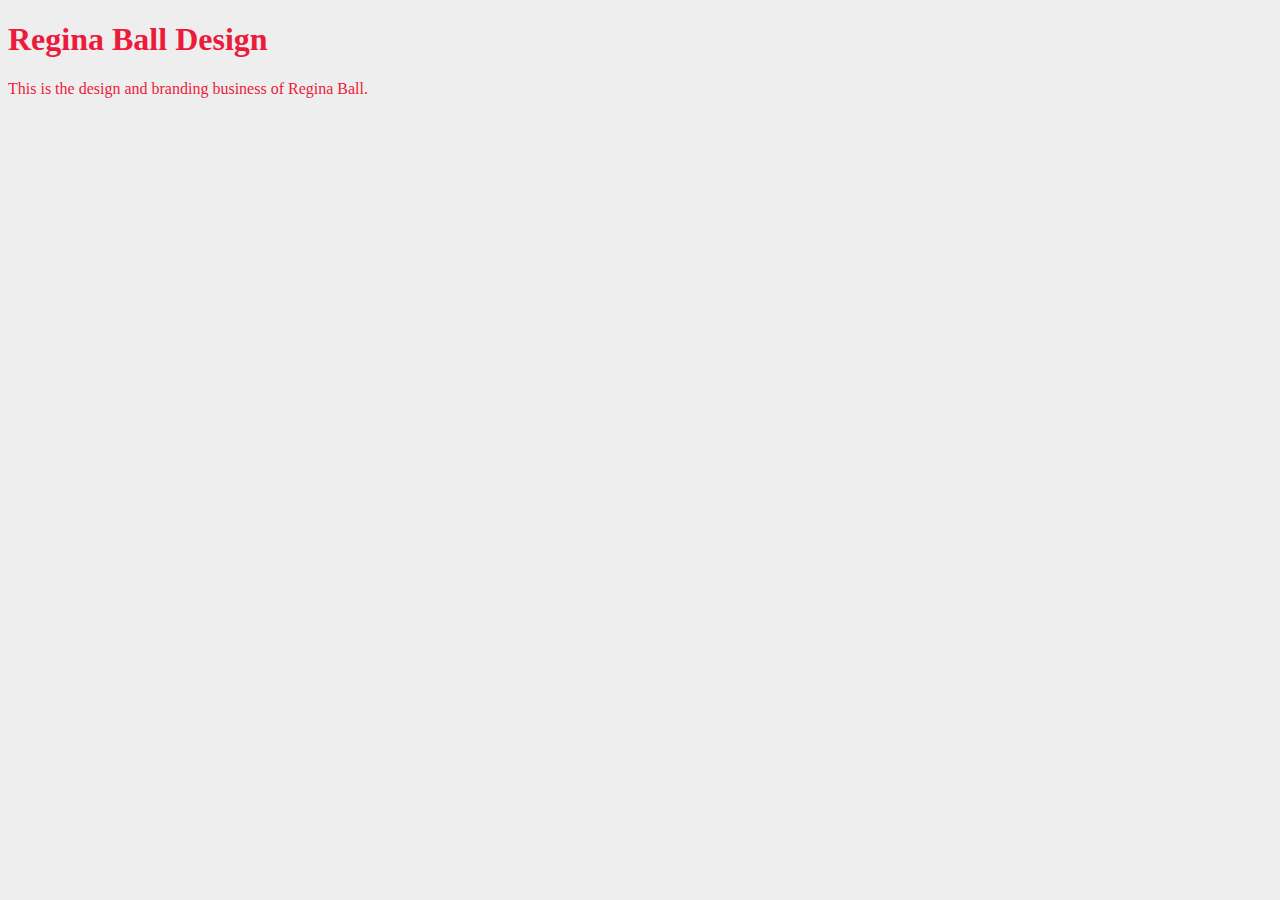
<file: unit_1/index.html>
<!DOCTYPE html>
<html>
	<head>
		<title>Regina Ball Design</title>
		<link rel="stylesheet" type="text/css" href="css/style.css">
	</head>

			<body>
				<h1>Regina Ball Design</h1>

				<p>This is the design and branding business of Regina Ball.</p>
			</body>

</html>
</file>
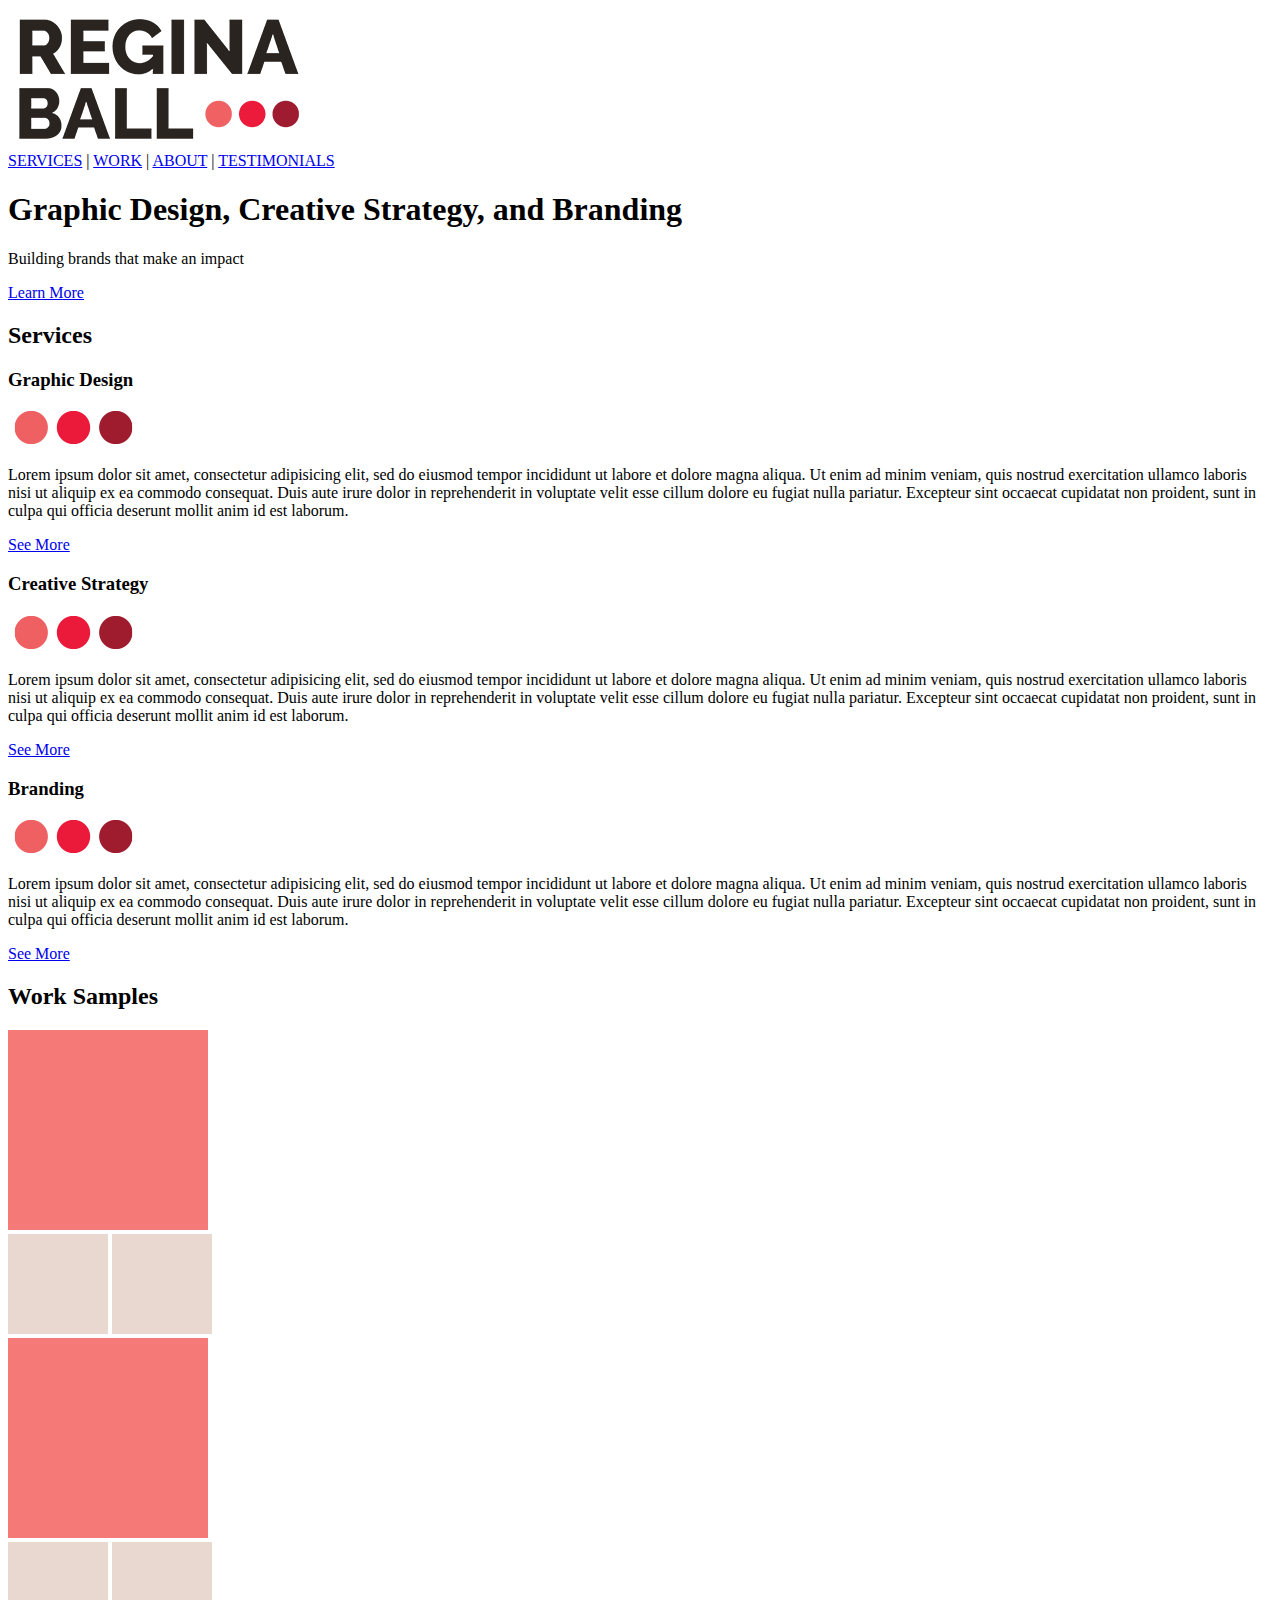
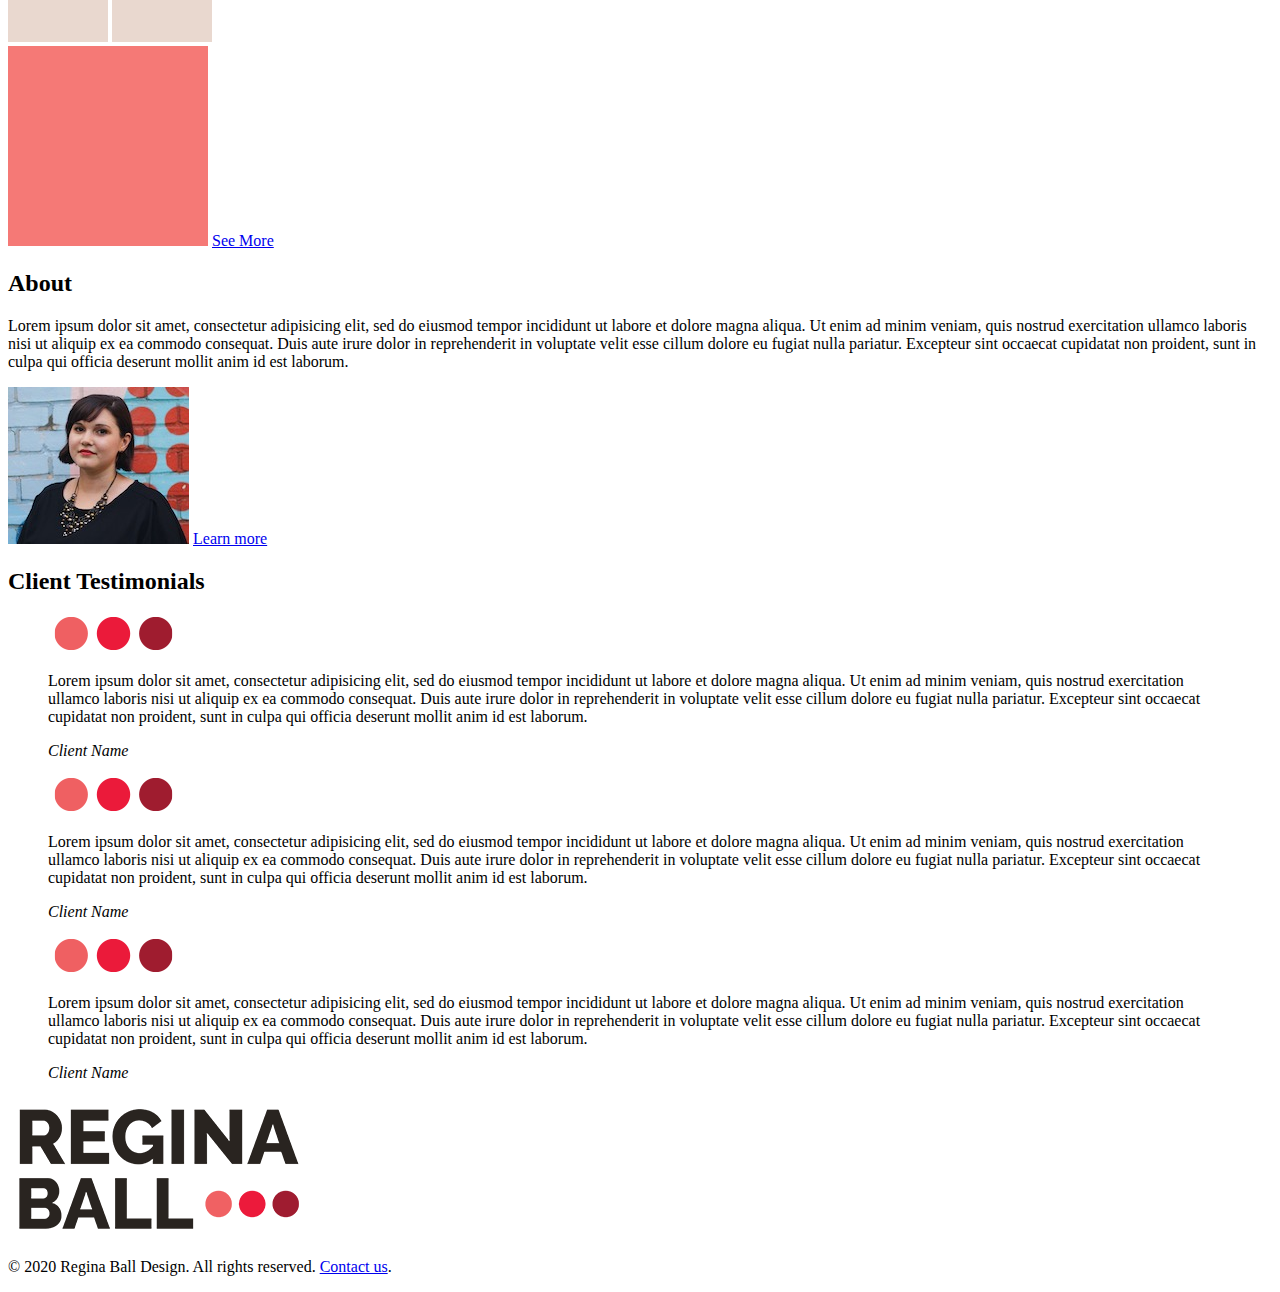
<file: unit_3/index.html>
<!DOCTYPE html>
<html>
<head>
	<title>Regina Ball Design</title>
</head>

<body>
	<header>
		<img src="images/logo-web.png" title="regina ball design" alt="logo">

		<nav> 
			<a href="index.html#services">SERVICES</a> |
			<a href="index.html#work">WORK</a> | 
			<a href="index.html#about">ABOUT</a> |
			<a href="index.html#testimonials">TESTIMONIALS</a>
		</nav>
	</header>

	<section>
		<h1>Graphic Design, Creative Strategy, and Branding</h1>
		<p id="slogan">Building brands that make an impact</p>
		<a href="#">Learn More</a>
	</section>

	<section class="three-col">
		<!-- will be formatted as a three column grid with CSS -->
		<h2>Services</h2>

		<section id="graphic-design">
			<h3>Graphic Design</h3>
			<img src="images/brand-circles.png" alt="three colored circles" title="work samples">
			<p>Lorem ipsum dolor sit amet, consectetur adipisicing elit, sed do eiusmod
			tempor incididunt ut labore et dolore magna aliqua. Ut enim ad minim veniam,
			quis nostrud exercitation ullamco laboris nisi ut aliquip ex ea commodo
			consequat. Duis aute irure dolor in reprehenderit in voluptate velit esse
			cillum dolore eu fugiat nulla pariatur. Excepteur sint occaecat cupidatat non
			proident, sunt in culpa qui officia deserunt mollit anim id est laborum.</p>
			<a href="#">See More</a>
		</section>

		<section id="creative-strategy">
			<h3>Creative Strategy</h3>
			<img src="images/brand-circles.png" alt="three colored circles" title="about">
			<p>Lorem ipsum dolor sit amet, consectetur adipisicing elit, sed do eiusmod
			tempor incididunt ut labore et dolore magna aliqua. Ut enim ad minim veniam,
			quis nostrud exercitation ullamco laboris nisi ut aliquip ex ea commodo
			consequat. Duis aute irure dolor in reprehenderit in voluptate velit esse
			cillum dolore eu fugiat nulla pariatur. Excepteur sint occaecat cupidatat non
			proident, sunt in culpa qui officia deserunt mollit anim id est laborum.</p>
			<a href="#">See More</a>
		</section>

		<section id="branding">
			<h3>Branding</h3>
			<img src="images/brand-circles.png" alt="three colored circles" title="testimonials">
			<p>Lorem ipsum dolor sit amet, consectetur adipisicing elit, sed do eiusmod
			tempor incididunt ut labore et dolore magna aliqua. Ut enim ad minim veniam,
			quis nostrud exercitation ullamco laboris nisi ut aliquip ex ea commodo
			consequat. Duis aute irure dolor in reprehenderit in voluptate velit esse
			cillum dolore eu fugiat nulla pariatur. Excepteur sint occaecat cupidatat non
			proident, sunt in culpa qui officia deserunt mollit anim id est laborum.</p>
			<a href="#">See More</a>
		</section>
	</section>
	
	<section id="work-samples">
		<!-- image layout will be formatted with CSS per wireframe -->
		<h2>Work Samples</h2>
			<img src="images/placeholder-coral.jpg" alt="work sample" title="work sample" class="image-large">
		<div class="image-small">
			<img src="images/placeholder-greige.jpg" alt="work sample" title="work sample">
			<img src="images/placeholder-greige.jpg" alt="work sample" title="work sample">
		</div>
			<img src="images/placeholder-coral.jpg" alt="work sample" title="work sample" class="image-large">
		<div class="image-small">
			<img src="images/placeholder-greige.jpg" alt="work sample" title="work sample">
			<img src="images/placeholder-greige.jpg" alt="work sample" title="work sample">
		</div>
			<img src="images/placeholder-coral.jpg" alt="work sample" title="work sample" class="image-large">
		<a href="/portfolio">See More</a>

	</section>
	
	<section id="about">
		<!-- text and image will be formatted with CSS per wireframe -->
		<h2>About</h2>

		<p>Lorem ipsum dolor sit amet, consectetur adipisicing elit, sed do eiusmod
		tempor incididunt ut labore et dolore magna aliqua. Ut enim ad minim veniam,
		quis nostrud exercitation ullamco laboris nisi ut aliquip ex ea commodo
		consequat. Duis aute irure dolor in reprehenderit in voluptate velit esse
		cillum dolore eu fugiat nulla pariatur. Excepteur sint occaecat cupidatat non
		proident, sunt in culpa qui officia deserunt mollit anim id est laborum.</p>

		<img src="images/headshot.jpg" alt="headshot" title="headshot" class="image-large">

		<a href="/about">Learn more</a>
	</section>

	<section id="client-testimonials">
		<!-- will be formatted as a three column grid with CSS per wireframe -->
		<h2>Client Testimonials</h2>

		<blockquote class="testimonial-quote">
			<img src="images/brand-circles.png" alt="client logo" title="client name">
			<p>Lorem ipsum dolor sit amet, consectetur adipisicing elit, sed do eiusmod
			tempor incididunt ut labore et dolore magna aliqua. Ut enim ad minim veniam,
			quis nostrud exercitation ullamco laboris nisi ut aliquip ex ea commodo
			consequat. Duis aute irure dolor in reprehenderit in voluptate velit esse
			cillum dolore eu fugiat nulla pariatur. Excepteur sint occaecat cupidatat non
			proident, sunt in culpa qui officia deserunt mollit anim id est laborum.</p>
			<cite>Client Name</cite>
		</blockquote>

		<blockquote class="testimonial-quote">
			<img src="images/brand-circles.png" alt="client logo" title="client name">
			<p>Lorem ipsum dolor sit amet, consectetur adipisicing elit, sed do eiusmod
			tempor incididunt ut labore et dolore magna aliqua. Ut enim ad minim veniam,
			quis nostrud exercitation ullamco laboris nisi ut aliquip ex ea commodo
			consequat. Duis aute irure dolor in reprehenderit in voluptate velit esse
			cillum dolore eu fugiat nulla pariatur. Excepteur sint occaecat cupidatat non
			proident, sunt in culpa qui officia deserunt mollit anim id est laborum.</p>
			<cite>Client Name</cite>
		</blockquote>

		<blockquote class="testimonial-quote">
			<img src="images/brand-circles.png" alt="client logo" title="client name">
			<p>Lorem ipsum dolor sit amet, consectetur adipisicing elit, sed do eiusmod
			tempor incididunt ut labore et dolore magna aliqua. Ut enim ad minim veniam,
			quis nostrud exercitation ullamco laboris nisi ut aliquip ex ea commodo
			consequat. Duis aute irure dolor in reprehenderit in voluptate velit esse
			cillum dolore eu fugiat nulla pariatur. Excepteur sint occaecat cupidatat non
			proident, sunt in culpa qui officia deserunt mollit anim id est laborum.</p>
			<cite>Client Name</cite>
		</blockquote>
	
	</section>


	<footer>
		<img src="images/logo-web.png" title="logo" alt="regina ball design">
		<p>&copy; 2020 Regina Ball Design. All rights reserved. <a href="mailto:hello@reginaballdesign.com" target="blank">Contact us</a>.</p>
	</footer>


</body>
</html>
</file>
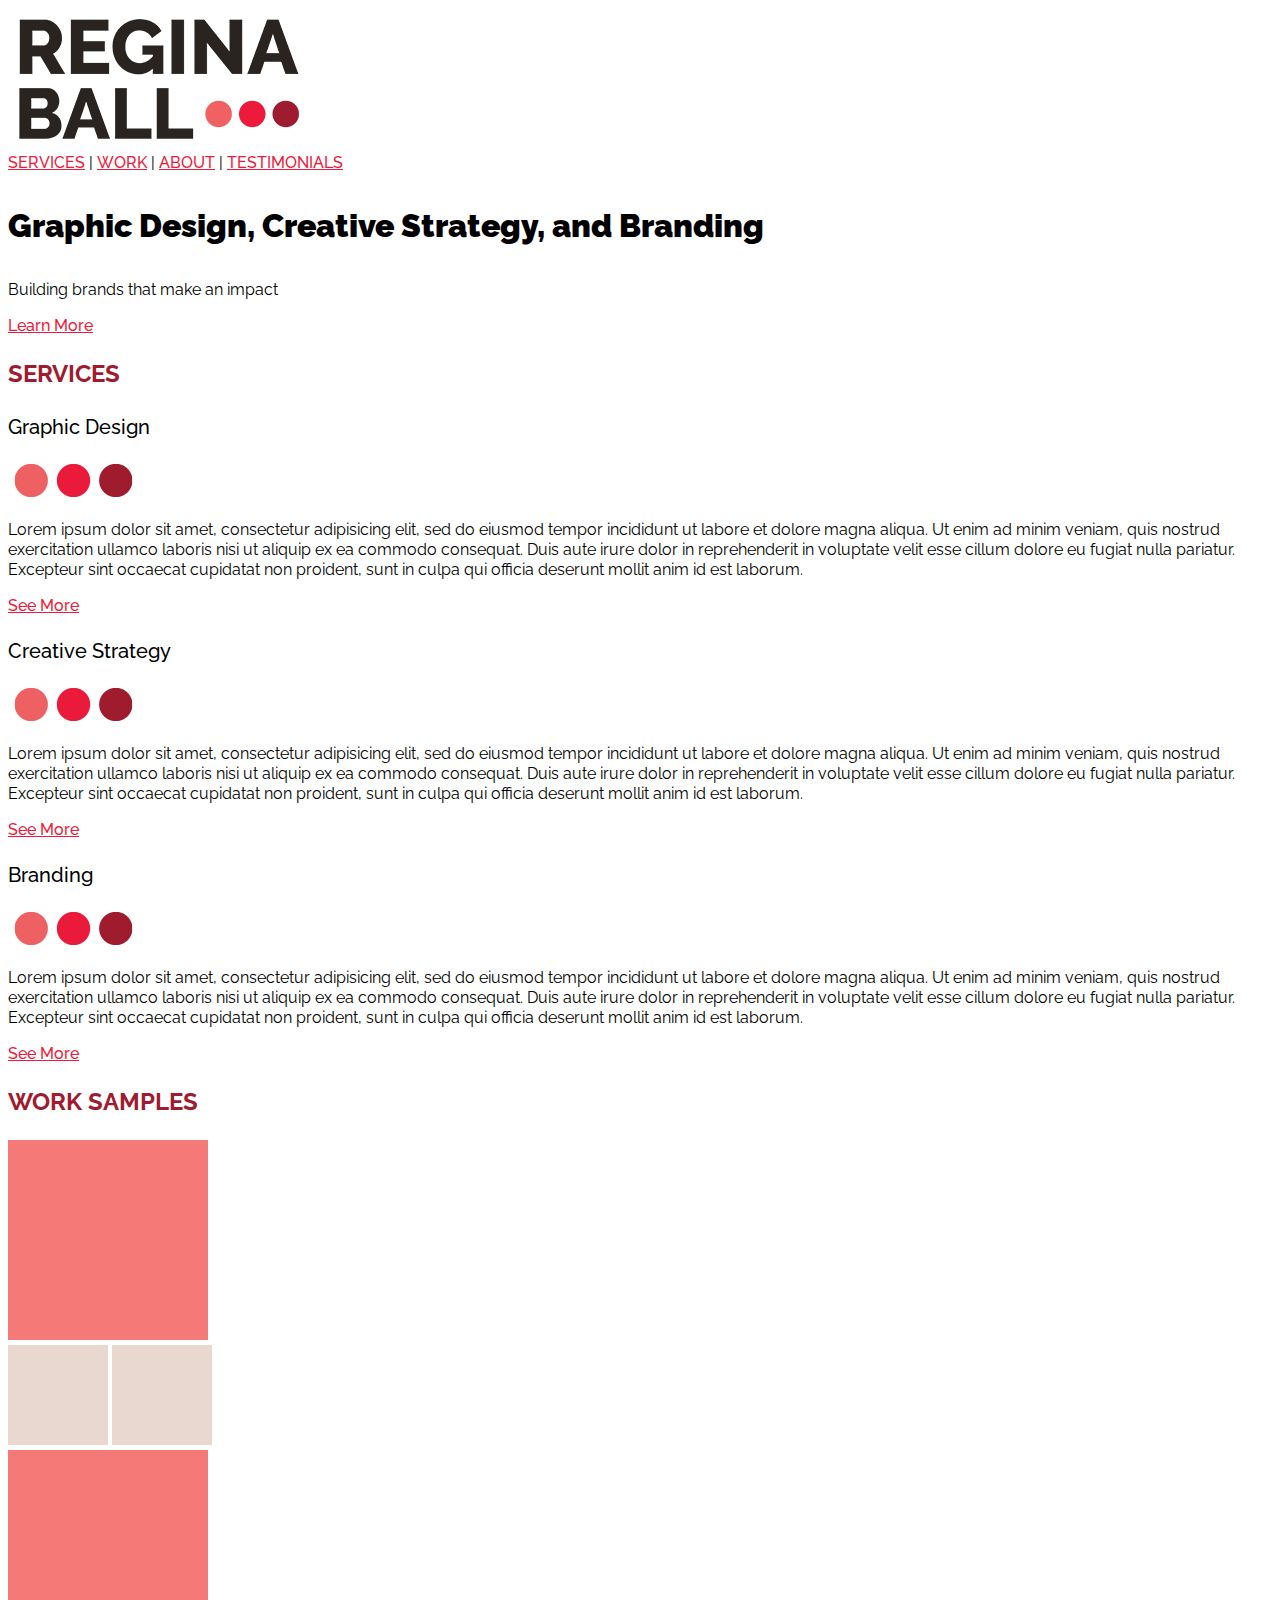
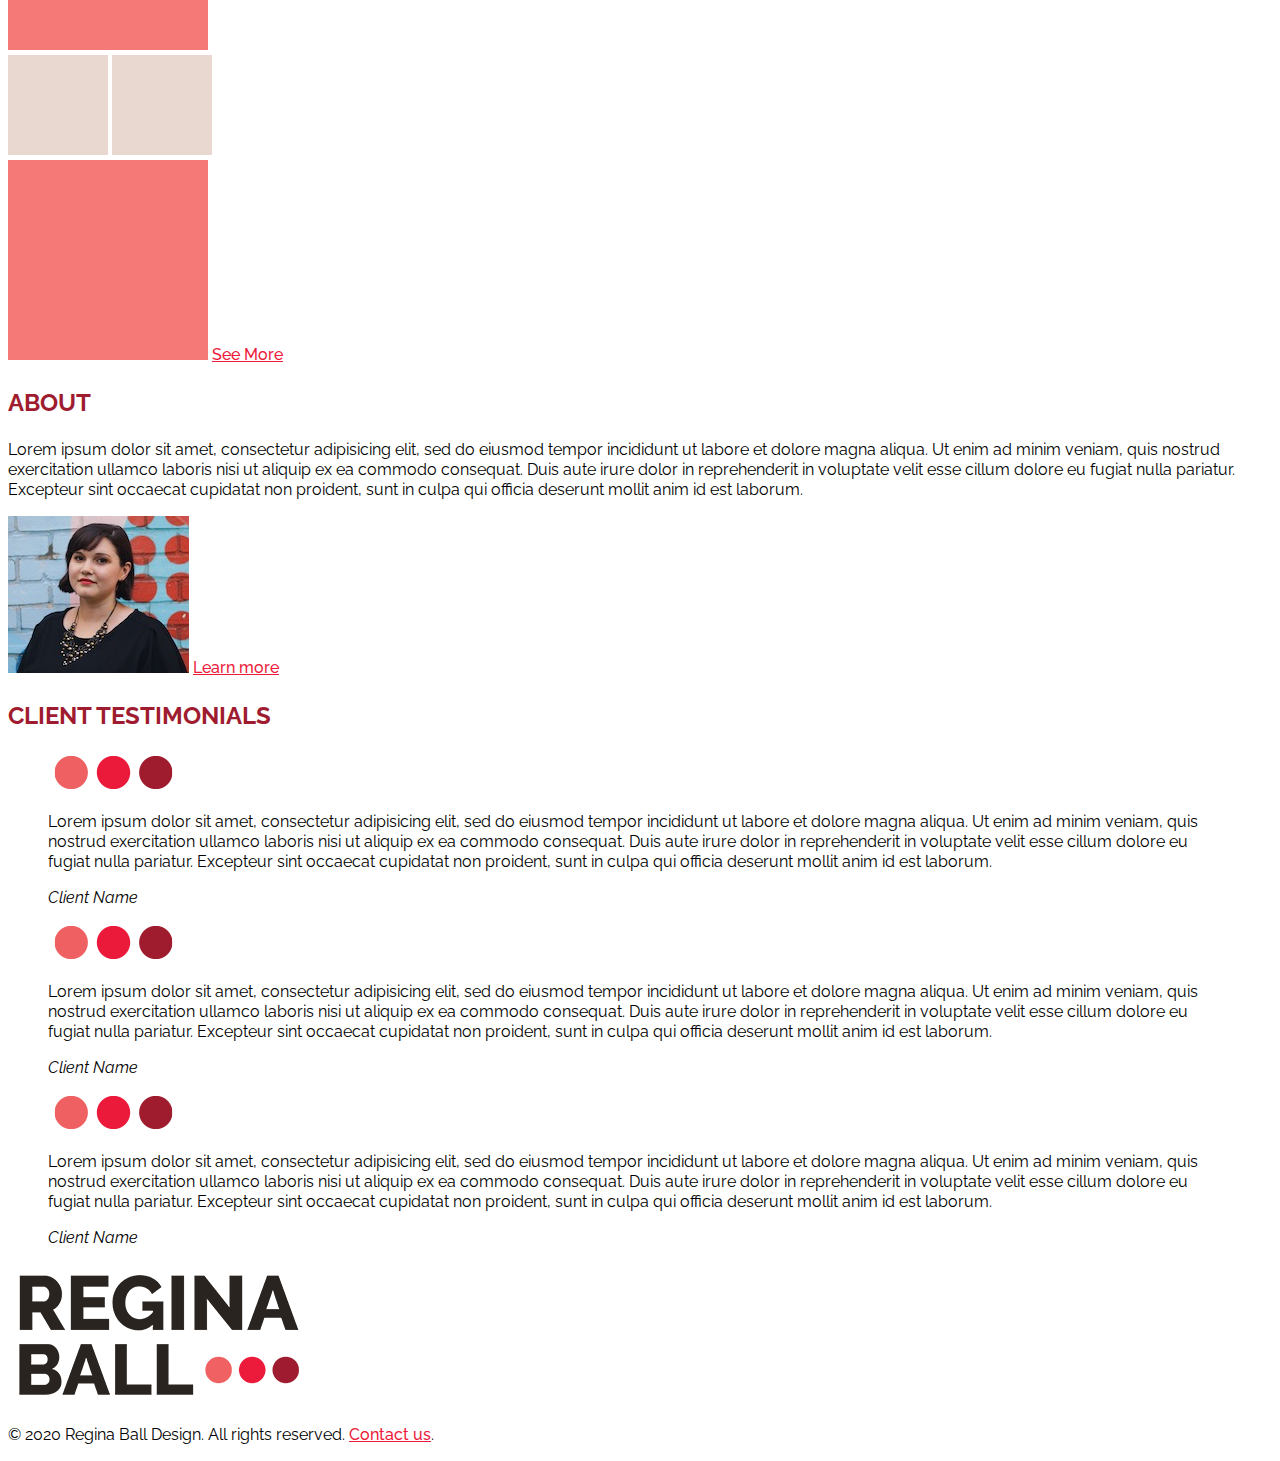
<file: unit_4/index.html>
<!DOCTYPE html>
<html>
<head>
	<title>Regina Ball Design</title>

	<link rel="stylesheet" type="text/css" href="css/style.css">

</head>

<body>
	<header>
		<img src="images/logo-web.png" title="regina ball design" alt="logo">

		<nav> 
			<a href="index.html#services">SERVICES</a> |
			<a href="index.html#work">WORK</a> | 
			<a href="index.html#about">ABOUT</a> |
			<a href="index.html#testimonials">TESTIMONIALS</a>
		</nav>
	</header>

	<section>
		<h1>Graphic Design, Creative Strategy, and Branding</h1>
		<p id="slogan">Building brands that make an impact</p>
		<a href="#">Learn More</a>
	</section>

	<section class="three-col">
		<!-- will be formatted as a three column grid with CSS -->
		<h2>Services</h2>

		<section id="graphic-design">
			<h3>Graphic Design</h3>
			<img src="images/brand-circles.png" alt="three colored circles" title="work samples">
			<p>Lorem ipsum dolor sit amet, consectetur adipisicing elit, sed do eiusmod
			tempor incididunt ut labore et dolore magna aliqua. Ut enim ad minim veniam,
			quis nostrud exercitation ullamco laboris nisi ut aliquip ex ea commodo
			consequat. Duis aute irure dolor in reprehenderit in voluptate velit esse
			cillum dolore eu fugiat nulla pariatur. Excepteur sint occaecat cupidatat non
			proident, sunt in culpa qui officia deserunt mollit anim id est laborum.</p>
			<a href="#">See More</a>
		</section>

		<section id="creative-strategy">
			<h3>Creative Strategy</h3>
			<img src="images/brand-circles.png" alt="three colored circles" title="about">
			<p>Lorem ipsum dolor sit amet, consectetur adipisicing elit, sed do eiusmod
			tempor incididunt ut labore et dolore magna aliqua. Ut enim ad minim veniam,
			quis nostrud exercitation ullamco laboris nisi ut aliquip ex ea commodo
			consequat. Duis aute irure dolor in reprehenderit in voluptate velit esse
			cillum dolore eu fugiat nulla pariatur. Excepteur sint occaecat cupidatat non
			proident, sunt in culpa qui officia deserunt mollit anim id est laborum.</p>
			<a href="#">See More</a>
		</section>

		<section id="branding">
			<h3>Branding</h3>
			<img src="images/brand-circles.png" alt="three colored circles" title="testimonials">
			<p>Lorem ipsum dolor sit amet, consectetur adipisicing elit, sed do eiusmod
			tempor incididunt ut labore et dolore magna aliqua. Ut enim ad minim veniam,
			quis nostrud exercitation ullamco laboris nisi ut aliquip ex ea commodo
			consequat. Duis aute irure dolor in reprehenderit in voluptate velit esse
			cillum dolore eu fugiat nulla pariatur. Excepteur sint occaecat cupidatat non
			proident, sunt in culpa qui officia deserunt mollit anim id est laborum.</p>
			<a href="#">See More</a>
		</section>
	</section>
	
	<section id="work-samples">
		<!-- image layout will be formatted with CSS per wireframe -->
		<h2>Work Samples</h2>
			<img src="images/placeholder-coral.jpg" alt="work sample" title="work sample" class="image-large">
		<div class="image-small">
			<img src="images/placeholder-greige.jpg" alt="work sample" title="work sample">
			<img src="images/placeholder-greige.jpg" alt="work sample" title="work sample">
		</div>
			<img src="images/placeholder-coral.jpg" alt="work sample" title="work sample" class="image-large">
		<div class="image-small">
			<img src="images/placeholder-greige.jpg" alt="work sample" title="work sample">
			<img src="images/placeholder-greige.jpg" alt="work sample" title="work sample">
		</div>
			<img src="images/placeholder-coral.jpg" alt="work sample" title="work sample" class="image-large">
		<a href="/portfolio">See More</a>

	</section>
	
	<section id="about">
		<!-- text and image will be formatted with CSS per wireframe -->
		<h2>About</h2>

		<p>Lorem ipsum dolor sit amet, consectetur adipisicing elit, sed do eiusmod
		tempor incididunt ut labore et dolore magna aliqua. Ut enim ad minim veniam,
		quis nostrud exercitation ullamco laboris nisi ut aliquip ex ea commodo
		consequat. Duis aute irure dolor in reprehenderit in voluptate velit esse
		cillum dolore eu fugiat nulla pariatur. Excepteur sint occaecat cupidatat non
		proident, sunt in culpa qui officia deserunt mollit anim id est laborum.</p>

		<img src="images/headshot.jpg" alt="headshot" title="headshot" class="image-large">

		<a href="/about">Learn more</a>
	</section>

	<section id="client-testimonials">
		<!-- will be formatted as a three column grid with CSS per wireframe -->
		<h2>Client Testimonials</h2>

		<blockquote class="testimonial-quote">
			<img src="images/brand-circles.png" alt="client logo" title="client name">
			<p>Lorem ipsum dolor sit amet, consectetur adipisicing elit, sed do eiusmod
			tempor incididunt ut labore et dolore magna aliqua. Ut enim ad minim veniam,
			quis nostrud exercitation ullamco laboris nisi ut aliquip ex ea commodo
			consequat. Duis aute irure dolor in reprehenderit in voluptate velit esse
			cillum dolore eu fugiat nulla pariatur. Excepteur sint occaecat cupidatat non
			proident, sunt in culpa qui officia deserunt mollit anim id est laborum.</p>
			<cite>Client Name</cite>
		</blockquote>

		<blockquote class="testimonial-quote">
			<img src="images/brand-circles.png" alt="client logo" title="client name">
			<p>Lorem ipsum dolor sit amet, consectetur adipisicing elit, sed do eiusmod
			tempor incididunt ut labore et dolore magna aliqua. Ut enim ad minim veniam,
			quis nostrud exercitation ullamco laboris nisi ut aliquip ex ea commodo
			consequat. Duis aute irure dolor in reprehenderit in voluptate velit esse
			cillum dolore eu fugiat nulla pariatur. Excepteur sint occaecat cupidatat non
			proident, sunt in culpa qui officia deserunt mollit anim id est laborum.</p>
			<cite>Client Name</cite>
		</blockquote>

		<blockquote class="testimonial-quote">
			<img src="images/brand-circles.png" alt="client logo" title="client name">
			<p>Lorem ipsum dolor sit amet, consectetur adipisicing elit, sed do eiusmod
			tempor incididunt ut labore et dolore magna aliqua. Ut enim ad minim veniam,
			quis nostrud exercitation ullamco laboris nisi ut aliquip ex ea commodo
			consequat. Duis aute irure dolor in reprehenderit in voluptate velit esse
			cillum dolore eu fugiat nulla pariatur. Excepteur sint occaecat cupidatat non
			proident, sunt in culpa qui officia deserunt mollit anim id est laborum.</p>
			<cite>Client Name</cite>
		</blockquote>
	
	</section>


	<footer>
		<img src="images/logo-web.png" title="logo" alt="regina ball design">
		<p>&copy; 2020 Regina Ball Design. All rights reserved. <a href="mailto:hello@reginaballdesign.com" target="blank">Contact us</a>.</p>
	</footer>


</body>
</html>
</file>
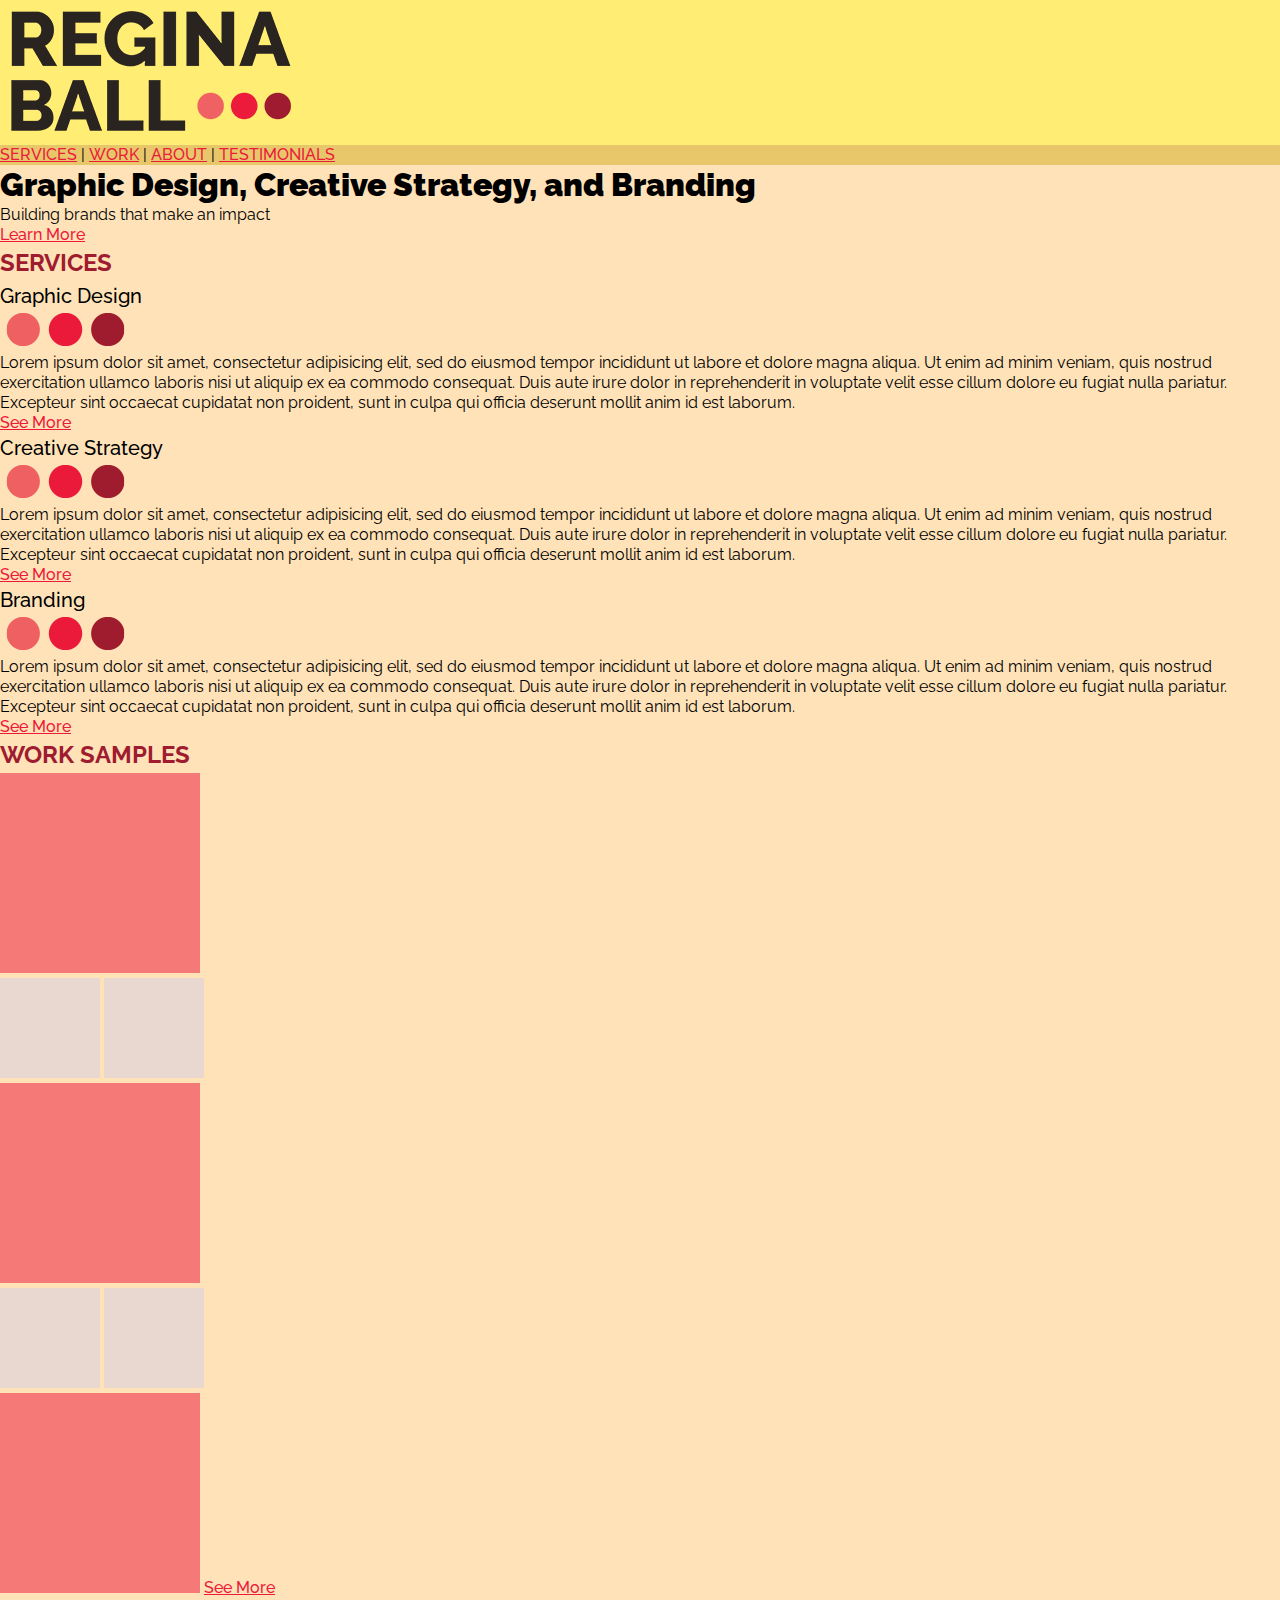
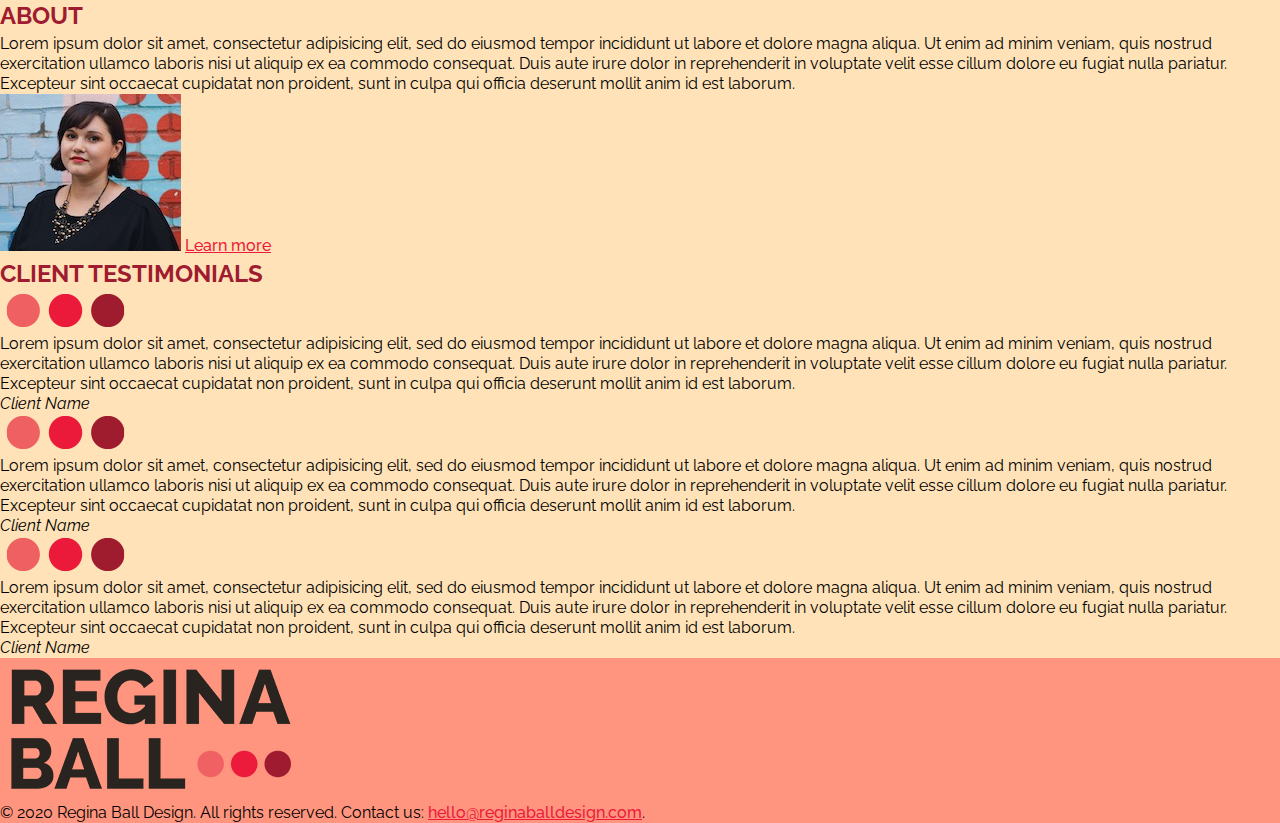
<file: unit_5/index.html>
<!DOCTYPE html>
<html>
<head>
	<title>Regina Ball Design</title>
	<link rel="stylesheet" type="text/css" href="css/style.css">
</head>
<body>
	<header>
		<img src="images/logo-web.png" alt="regina ball design" title="logo">
		<nav> 
			<a href="index.html#services">SERVICES</a> |
			<a href="index.html#work">WORK</a> | 
			<a href="index.html#about">ABOUT</a> |
			<a href="index.html#testimonials">TESTIMONIALS</a>
		</nav>
	</header>
	<section>
		<h1>Graphic Design, Creative Strategy, and Branding</h1>
		<p id="slogan">Building brands that make an impact</p>
		<a href="#">Learn More</a>
	</section>
	<section class="services">
		<!-- will be formatted as a three column grid with CSS -->
		<h2>Services</h2>
		<section class="service-column">
			<h3>Graphic Design</h3>
			<img src="images/brand-circles.png" alt="three colored circles" title="work samples">
			<p>Lorem ipsum dolor sit amet, consectetur adipisicing elit, sed do eiusmod
			tempor incididunt ut labore et dolore magna aliqua. Ut enim ad minim veniam,
			quis nostrud exercitation ullamco laboris nisi ut aliquip ex ea commodo
			consequat. Duis aute irure dolor in reprehenderit in voluptate velit esse
			cillum dolore eu fugiat nulla pariatur. Excepteur sint occaecat cupidatat non
			proident, sunt in culpa qui officia deserunt mollit anim id est laborum.</p>
			<a href="#">See More</a>
		</section>
		<section class="service-column">
			<h3>Creative Strategy</h3>
			<img src="images/brand-circles.png" alt="three colored circles" title="about">
			<p>Lorem ipsum dolor sit amet, consectetur adipisicing elit, sed do eiusmod
			tempor incididunt ut labore et dolore magna aliqua. Ut enim ad minim veniam,
			quis nostrud exercitation ullamco laboris nisi ut aliquip ex ea commodo
			consequat. Duis aute irure dolor in reprehenderit in voluptate velit esse
			cillum dolore eu fugiat nulla pariatur. Excepteur sint occaecat cupidatat non
			proident, sunt in culpa qui officia deserunt mollit anim id est laborum.</p>
			<a href="#">See More</a>
		</section>
		<section class="service-column">
			<h3>Branding</h3>
			<img src="images/brand-circles.png" alt="three colored circles" title="testimonials">
			<p>Lorem ipsum dolor sit amet, consectetur adipisicing elit, sed do eiusmod
			tempor incididunt ut labore et dolore magna aliqua. Ut enim ad minim veniam,
			quis nostrud exercitation ullamco laboris nisi ut aliquip ex ea commodo
			consequat. Duis aute irure dolor in reprehenderit in voluptate velit esse
			cillum dolore eu fugiat nulla pariatur. Excepteur sint occaecat cupidatat non
			proident, sunt in culpa qui officia deserunt mollit anim id est laborum.</p>
			<a href="#">See More</a>
		</section>
	</section>
	<section id="work-samples">
		<!-- image layout will be formatted with CSS per wireframe -->
		<h2>Work Samples</h2>
		<img src="images/placeholder-coral.jpg" alt="work sample" title="work sample" class="image-large">
		<div class="image-small">
		<img src="images/placeholder-greige.jpg" alt="work sample" title="work sample">
		<img src="images/placeholder-greige.jpg" alt="work sample" title="work sample">
		</div>
		<img src="images/placeholder-coral.jpg" alt="work sample" title="work sample" class="image-large">
		<div class="image-small">
		<img src="images/placeholder-greige.jpg" alt="work sample" title="work sample">
		<img src="images/placeholder-greige.jpg" alt="work sample" title="work sample">
		</div>
		<img src="images/placeholder-coral.jpg" alt="work sample" title="work sample" class="image-large">
		<a href="#portfolio">See More</a>
	</section>
	<section id="about">
		<!-- text and image will be formatted with CSS per wireframe -->
		<h2>About</h2>
		<p>Lorem ipsum dolor sit amet, consectetur adipisicing elit, sed do eiusmod
		tempor incididunt ut labore et dolore magna aliqua. Ut enim ad minim veniam,
		quis nostrud exercitation ullamco laboris nisi ut aliquip ex ea commodo
		consequat. Duis aute irure dolor in reprehenderit in voluptate velit esse
		cillum dolore eu fugiat nulla pariatur. Excepteur sint occaecat cupidatat non
		proident, sunt in culpa qui officia deserunt mollit anim id est laborum.</p>
		<img src="images/headshot.jpg" alt="headshot" title="headshot" class="image-large">
		<a href="#about">Learn more</a>
	</section>
	<section id="client-testimonials">
		<!-- will be formatted as a three column grid with CSS per wireframe -->
		<h2>Client Testimonials</h2>
		<blockquote class="testimonial-quote">
			<img src="images/brand-circles.png" alt="client logo" title="client name">
			<p>Lorem ipsum dolor sit amet, consectetur adipisicing elit, sed do eiusmod
			tempor incididunt ut labore et dolore magna aliqua. Ut enim ad minim veniam,
			quis nostrud exercitation ullamco laboris nisi ut aliquip ex ea commodo
			consequat. Duis aute irure dolor in reprehenderit in voluptate velit esse
			cillum dolore eu fugiat nulla pariatur. Excepteur sint occaecat cupidatat non
			proident, sunt in culpa qui officia deserunt mollit anim id est laborum.</p>
			<cite>Client Name</cite>
		</blockquote>
		<blockquote class="testimonial-quote">
			<img src="images/brand-circles.png" alt="client logo" title="client name">
			<p>Lorem ipsum dolor sit amet, consectetur adipisicing elit, sed do eiusmod
			tempor incididunt ut labore et dolore magna aliqua. Ut enim ad minim veniam,
			quis nostrud exercitation ullamco laboris nisi ut aliquip ex ea commodo
			consequat. Duis aute irure dolor in reprehenderit in voluptate velit esse
			cillum dolore eu fugiat nulla pariatur. Excepteur sint occaecat cupidatat non
			proident, sunt in culpa qui officia deserunt mollit anim id est laborum.</p>
			<cite>Client Name</cite>
		</blockquote>
		<blockquote class="testimonial-quote">
			<img src="images/brand-circles.png" alt="client logo" title="client name">
			<p>Lorem ipsum dolor sit amet, consectetur adipisicing elit, sed do eiusmod
			tempor incididunt ut labore et dolore magna aliqua. Ut enim ad minim veniam,
			quis nostrud exercitation ullamco laboris nisi ut aliquip ex ea commodo
			consequat. Duis aute irure dolor in reprehenderit in voluptate velit esse
			cillum dolore eu fugiat nulla pariatur. Excepteur sint occaecat cupidatat non
			proident, sunt in culpa qui officia deserunt mollit anim id est laborum.</p>
			<cite>Client Name</cite>
		</blockquote>
	</section>
	<footer>
		<img src="images/logo-web.png" title="logo" alt="regina ball design">
		<p>&copy; 2020 Regina Ball Design. All rights reserved. Contact us: <a href="mailto:hello@reginaballdesign.com" target="blank">hello@reginaballdesign.com</a>.</p>
	</footer>
</body>
</html>
</file>
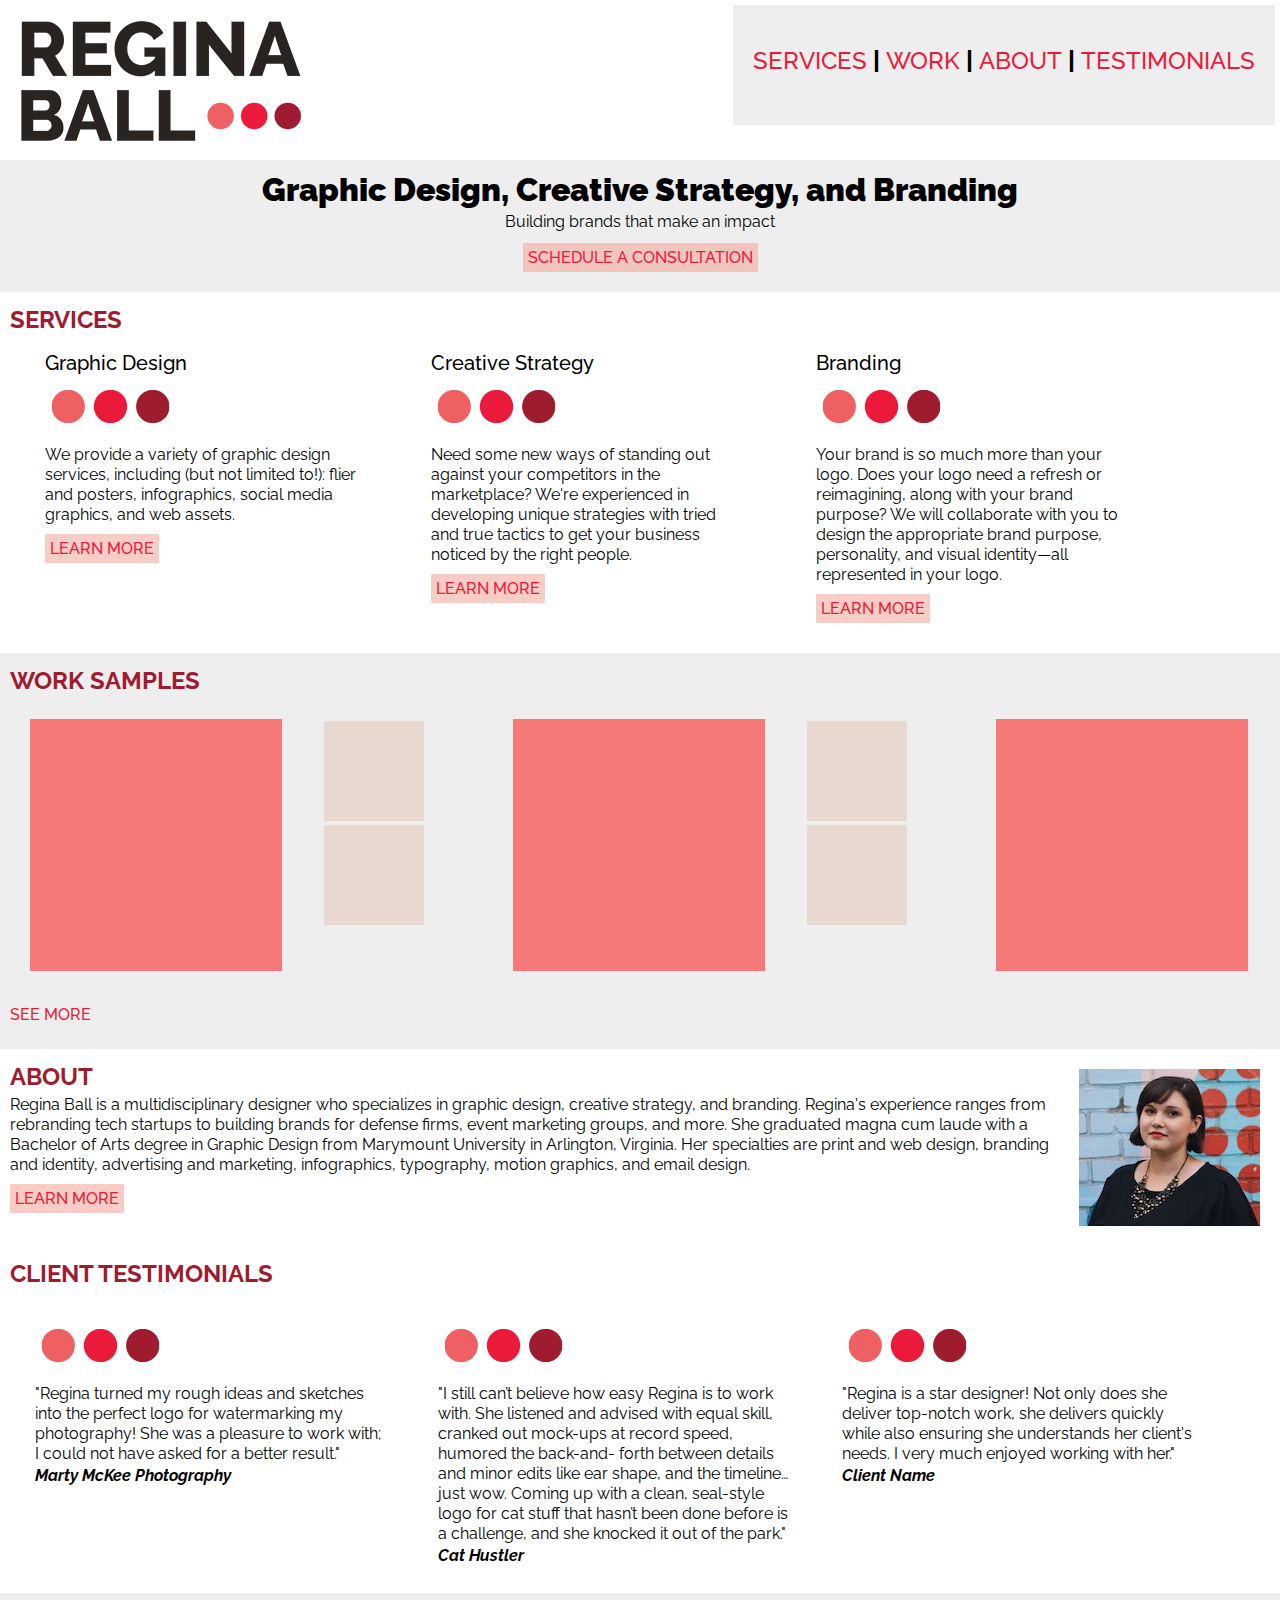
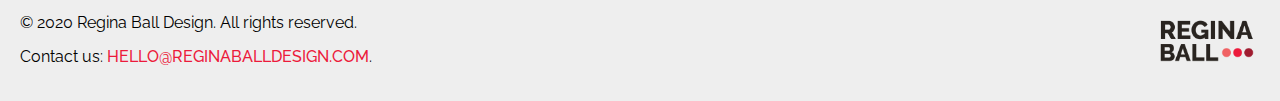
<file: unit_6/index.html>
<!DOCTYPE html>
<html>
<head>
	<title>Regina Ball Design</title>
	<link rel="stylesheet" type="text/css" href="css/style.css">
</head>
<body>
	<header>
		<img id="logo" src="images/logo-web.png" alt="regina ball design" title="logo">
		<nav> 
			<a href="index.html#services">SERVICES</a> |
			<a href="index.html#work">WORK</a> | 
			<a href="index.html#about">ABOUT</a> |
			<a href="index.html#testimonials">TESTIMONIALS</a>
		</nav>
	</header>
	<div class="clearfix" id="intro">
		<h1>Graphic Design, Creative Strategy, and Branding</h1>
		<p id="slogan">Building brands that make an impact</p>
		<a href="contact.html" class="button">Schedule a Consultation</a>
	</div>
	<section class="clearfix" id="services">
		<!-- will be formatted as a three column grid with CSS -->
		<h2>Services</h2>
		<section class="design">
			<h3>Graphic Design</h3>
			<img src="images/brand-circles.png" alt="three colored circles" title="graphic design" class="service-img">
			<p>We provide a variety of graphic design services, including (but not limited to!): flier and posters, infographics, social media graphics, and web assets.</p>
			<a href="#" class="button">Learn More</a>
		</section>
		<section class="strategy">
			<h3>Creative Strategy</h3>
			<img src="images/brand-circles.png" alt="three colored circles" title="creative strategy" class="service-img">
			<p>Need some new ways of standing out against your competitors in the marketplace? We're experienced in developing unique strategies with tried and true tactics to get your business noticed by the right people.</p>
			<a href="#" class="button">Learn More</a>
		</section>
		<section class="branding">
			<h3>Branding</h3>
			<img src="images/brand-circles.png" alt="three colored circles" title="branding" class="service-img">
			<p>Your brand is so much more than your logo. Does your logo need a refresh or reimagining, along with your brand purpose? We will collaborate with you to design the appropriate brand purpose, personality, and visual identity—all represented in your logo.</p>
			<a href="#" class="button">Learn More</a>
		</section>
	</section>
	<section class="clearfix" id="worksamples">
		<!-- image layout will be formatted with CSS per wireframe -->
		<h2>Work Samples</h2>
		<img src="images/placeholder-coral.jpg" alt="work sample" title="work sample" class="image-large">
		<div class="image-small">
		<img src="images/placeholder-greige.jpg" alt="work sample" title="work sample">
		<img src="images/placeholder-greige.jpg" alt="work sample" title="work sample">
		</div>
		<img src="images/placeholder-coral.jpg" alt="work sample" title="work sample" class="image-large">
		<div class="image-small">
		<img src="images/placeholder-greige.jpg" alt="work sample" title="work sample">
		<img src="images/placeholder-greige.jpg" alt="work sample" title="work sample">
		</div>
		<img src="images/placeholder-coral.jpg" alt="work sample" title="work sample" class="image-large">
		<a class="clearfix" href="#portfolio">See More</a>
	</section>
	<section class="clearfix" id="about">
		<!-- text and image will be formatted with CSS per wireframe -->
		<img src="images/headshot.jpg" alt="headshot" title="headshot" class="headshot">
		<h2>About</h2>
		<p>Regina Ball is a multidisciplinary designer who specializes in graphic design, creative strategy, and branding. Regina's experience ranges from rebranding tech startups to building brands for defense firms, event marketing groups, and more. She graduated magna cum laude with a Bachelor of Arts degree in Graphic Design from Marymount University in Arlington, Virginia.
Her specialties are print and web design, branding and identity, advertising and marketing, infographics, typography, motion graphics, and email design. </p>
		<a href="#about" class="button">Learn more</a>
	</section>
	<section id="clearfix">
		<!-- will be formatted as a three column grid with CSS per wireframe -->
		<h2>Client Testimonials</h2>
		<blockquote class="testimonial-quote">
			<img src="images/brand-circles.png" alt="client logo" title="client name" class="client-logo">
			<p>"Regina turned my rough ideas and sketches into the perfect logo for watermarking my photography!  She was a pleasure to work with; I could not have asked for a better result."</p>
			<cite>Marty McKee Photography</cite>
		</blockquote>
		<blockquote class="testimonial-quote">
			<img src="images/brand-circles.png" alt="client logo" title="client name" class="client-logo">
			<p>"I still can’t believe how easy Regina is to work with. She listened and advised with equal skill, cranked out mock-ups at record speed, humored the back-and- forth between details and minor edits like ear shape, and the timeline… just wow. Coming up with a clean, seal-style logo for cat stuff that hasn’t been done before is a challenge, and she knocked it out of the park."</p>
			<cite>Cat Hustler</cite>
		</blockquote>
		<blockquote class="testimonial-quote">
			<img src="images/brand-circles.png" alt="client logo" title="client name" class="client-logo">
			<p>"Regina is a star designer! Not only does she deliver top-notch work, she delivers quickly while also ensuring she understands her client's needs. I very much enjoyed working with her."</p>
			<cite>Client Name</cite>
		</blockquote>
	</section>
	<footer class="clearfix">
		<img src="images/logo-web.png" title="logo" alt="regina ball design" id="footer-logo">
		<p>&copy; 2020 Regina Ball Design. All rights reserved. <br>Contact us: <a href="mailto:hello@reginaballdesign.com" target="blank">hello@reginaballdesign.com</a>.</p>
	</footer>
</body>
</html>
</file>
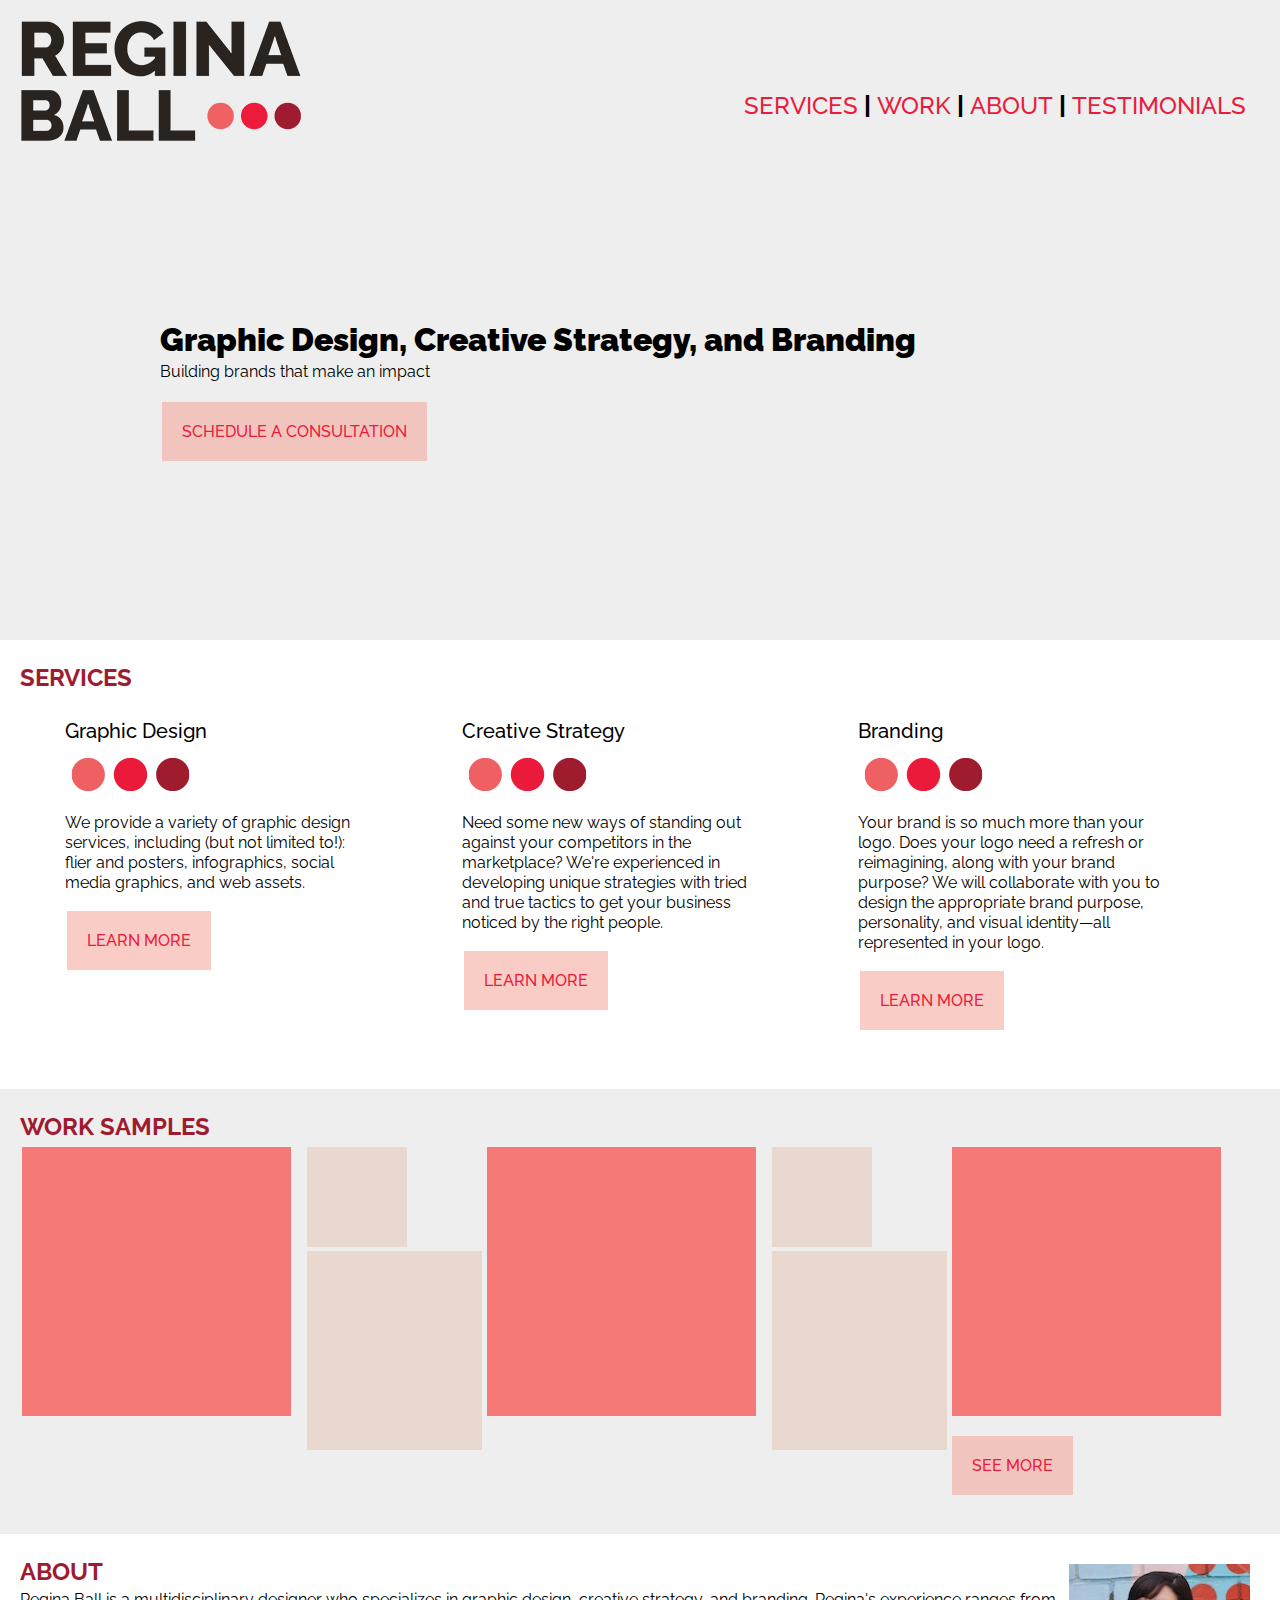
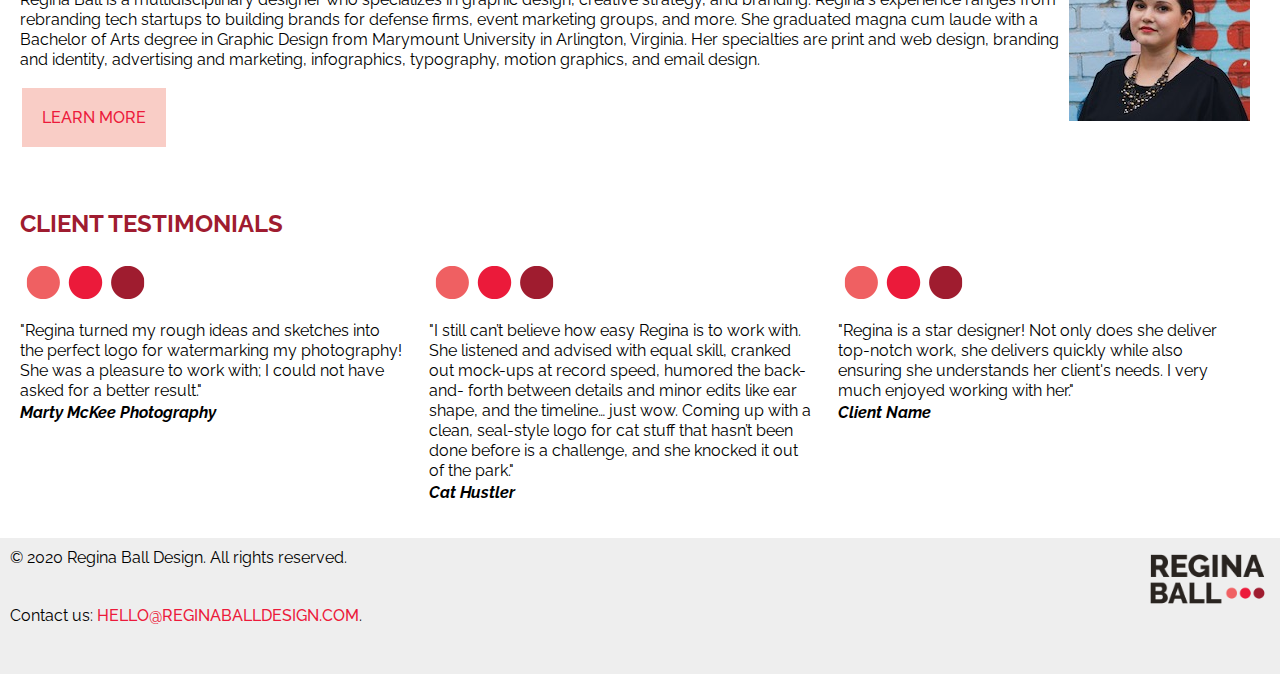
<file: unit_7/index.html>
<!DOCTYPE html>
<html>
<head>
	<title>Regina Ball Design</title>
	<link rel="stylesheet" type="text/css" href="css/style.css">
</head>
<body>
	<header>
		<img id="logo" src="images/logo-web.png" alt="regina ball design" title="logo">
		<nav> 
			<a href="index.html#services">SERVICES</a> |
			<a href="index.html#work">WORK</a> | 
			<a href="index.html#about">ABOUT</a> |
			<a href="index.html#testimonials">TESTIMONIALS</a>
		</nav>
	</header>
	<div class="clearfix" id="intro">
		<h1>Graphic Design, Creative Strategy, and Branding</h1>
		<p id="slogan">Building brands that make an impact</p>
		<a href="contact.html" class="button">Schedule a Consultation</a>
	</div>
	<section class="clearfix" id="services">
		<!-- will be formatted as a three column grid with CSS -->
		<h2>Services</h2>
		<section class="design">
			<h3>Graphic Design</h3>
			<img src="images/brand-circles.png" alt="three colored circles" title="graphic design" class="service-img">
			<p>We provide a variety of graphic design services, including (but not limited to!): flier and posters, infographics, social media graphics, and web assets.</p>
			<a href="#" class="button">Learn More</a>
		</section>
		<section class="strategy">
			<h3>Creative Strategy</h3>
			<img src="images/brand-circles.png" alt="three colored circles" title="creative strategy" class="service-img">
			<p>Need some new ways of standing out against your competitors in the marketplace? We're experienced in developing unique strategies with tried and true tactics to get your business noticed by the right people.</p>
			<a href="#" class="button">Learn More</a>
		</section>
		<section class="branding">
			<h3>Branding</h3>
			<img src="images/brand-circles.png" alt="three colored circles" title="branding" class="service-img">
			<p>Your brand is so much more than your logo. Does your logo need a refresh or reimagining, along with your brand purpose? We will collaborate with you to design the appropriate brand purpose, personality, and visual identity—all represented in your logo.</p>
			<a href="#" class="button">Learn More</a>
		</section>
	</section>
	<section class="clearfix" id="worksamples">
		<!-- image layout will be formatted with CSS per wireframe -->
		<h2>Work Samples</h2>
		<img src="images/placeholder-coral.jpg" alt="work sample" title="work sample" class="image-large">
		<div class="image-small">
		<img src="images/placeholder-greige.jpg" alt="work sample" title="work sample">
		<img src="images/placeholder-greige-175x200.jpg" alt="work sample" title="work sample">
		</div>
		<img src="images/placeholder-coral.jpg" alt="work sample" title="work sample" class="image-large">
		<div class="image-small">
		<img src="images/placeholder-greige.jpg" alt="work sample" title="work sample">
		<img src="images/placeholder-greige-175x200.jpg" alt="work sample" title="work sample">
		</div>
		<img src="images/placeholder-coral.jpg" alt="work sample" title="work sample" class="image-large">
		<a class="button" href="#portfolio">See More</a>
	</section>
	<section class="clearfix" id="about">
		<!-- text and image will be formatted with CSS per wireframe -->
		<img src="images/headshot.jpg" alt="headshot" title="headshot" class="headshot">
		<h2>About</h2>
		<p>Regina Ball is a multidisciplinary designer who specializes in graphic design, creative strategy, and branding. Regina's experience ranges from rebranding tech startups to building brands for defense firms, event marketing groups, and more. She graduated magna cum laude with a Bachelor of Arts degree in Graphic Design from Marymount University in Arlington, Virginia.
Her specialties are print and web design, branding and identity, advertising and marketing, infographics, typography, motion graphics, and email design. </p>
		<a href="#about" class="button">Learn more</a>
	</section>
	<section class="clearfix">
		<h2>Client Testimonials</h2>
		<blockquote class="testimonial-quote">
			<img src="images/brand-circles.png" alt="client logo" title="client name" class="client-logo">
			<p>"Regina turned my rough ideas and sketches into the perfect logo for watermarking my photography!  She was a pleasure to work with; I could not have asked for a better result."</p>
			<cite>Marty McKee Photography</cite>
		</blockquote>
		<blockquote class="testimonial-quote">
			<img src="images/brand-circles.png" alt="client logo" title="client name" class="client-logo">
			<p>"I still can’t believe how easy Regina is to work with. She listened and advised with equal skill, cranked out mock-ups at record speed, humored the back-and- forth between details and minor edits like ear shape, and the timeline… just wow. Coming up with a clean, seal-style logo for cat stuff that hasn’t been done before is a challenge, and she knocked it out of the park."</p>
			<cite>Cat Hustler</cite>
		</blockquote>
		<blockquote class="testimonial-quote">
			<img src="images/brand-circles.png" alt="client logo" title="client name" class="client-logo">
			<p>"Regina is a star designer! Not only does she deliver top-notch work, she delivers quickly while also ensuring she understands her client's needs. I very much enjoyed working with her."</p>
			<cite>Client Name</cite>
		</blockquote>
	</section>
	<footer class="clearfix">
		<img src="images/logo-web.png" title="logo" alt="regina ball design" id="footer-logo">
		<p>&copy; 2020 Regina Ball Design. All rights reserved. <br>Contact us: <a href="mailto:hello@reginaballdesign.com" target="blank">hello@reginaballdesign.com</a>.</p>
	</footer>
</body>
</html>
</file>
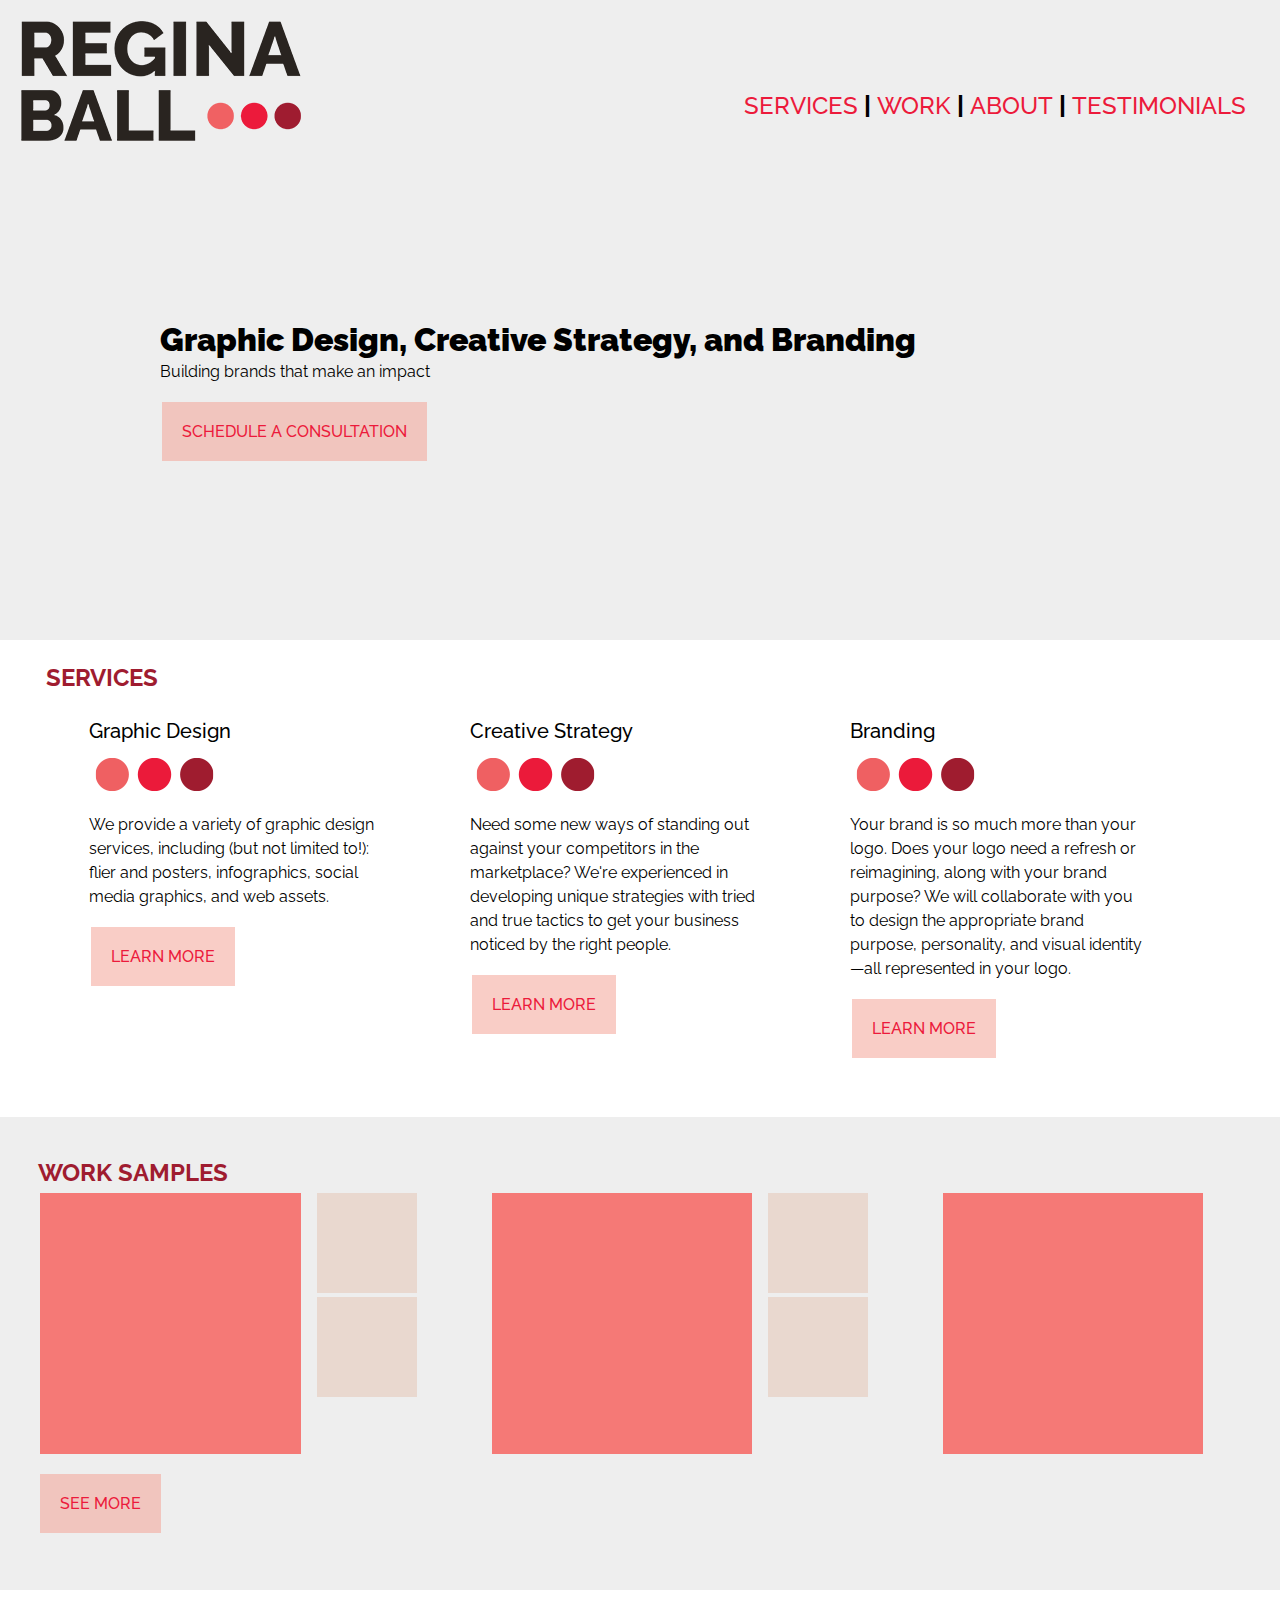
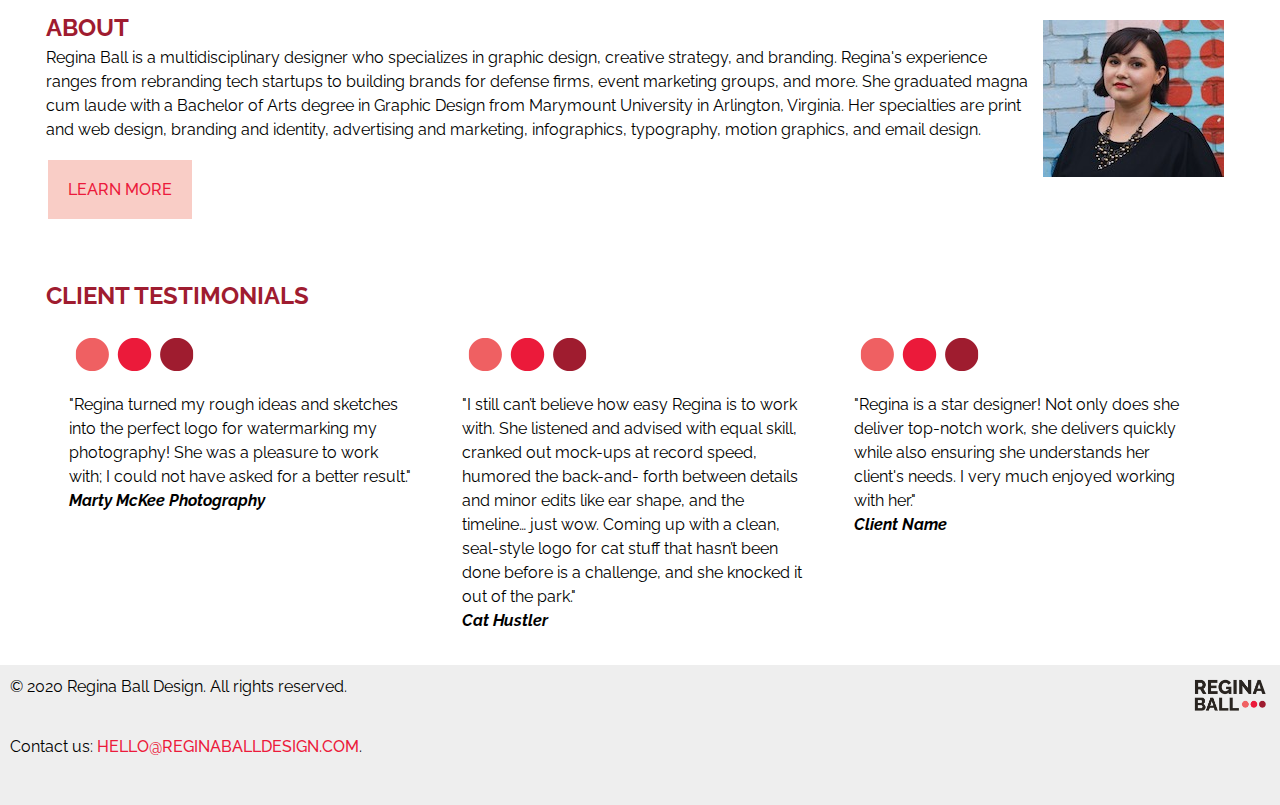
<file: unit_8/index.html>
<!DOCTYPE html>
<html>
<head>
	<title>Regina Ball Design</title>
	<link rel="stylesheet" type="text/css" href="css/style.css">
	<meta name=“viewport” content=“width=device-width, initialscale=1”>
</head>
<body>
	<header>
		<img id="logo" src="images/logo-web.png" alt="regina ball design" title="logo">
		<nav> 
			<a href="index.html#services">SERVICES</a> |
			<a href="index.html#work">WORK</a> | 
			<a href="index.html#about">ABOUT</a> |
			<a href="index.html#testimonials">TESTIMONIALS</a>
		</nav>
	</header>
	<div class="clearfix" id="intro">
		<h1>Graphic Design, Creative Strategy, and Branding</h1>
		<p id="slogan">Building brands that make an impact</p>
		<a href="contact.html" class="button">Schedule a Consultation</a>
	</div>
	<section class="clearfix" id="services">
		<!-- will be formatted as a three column grid with CSS -->
		<h2>Services</h2>
		<section class="design">
			<h3>Graphic Design</h3>
			<img src="images/brand-circles.png" alt="three colored circles" title="graphic design" class="service-img">
			<p>We provide a variety of graphic design services, including (but not limited to!): flier and posters, infographics, social media graphics, and web assets.</p>
			<a href="#" class="button">Learn More</a>
		</section>
		<section class="strategy">
			<h3>Creative Strategy</h3>
			<img src="images/brand-circles.png" alt="three colored circles" title="creative strategy" class="service-img">
			<p>Need some new ways of standing out against your competitors in the marketplace? We're experienced in developing unique strategies with tried and true tactics to get your business noticed by the right people.</p>
			<a href="#" class="button">Learn More</a>
		</section>
		<section class="branding">
			<h3>Branding</h3>
			<img src="images/brand-circles.png" alt="three colored circles" title="branding" class="service-img">
			<p>Your brand is so much more than your logo. Does your logo need a refresh or reimagining, along with your brand purpose? We will collaborate with you to design the appropriate brand purpose, personality, and visual identity—all represented in your logo.</p>
			<a href="#" class="button">Learn More</a>
		</section>
	</section>
	<div class="clearfix" id="worksamples">
		<!-- image layout will be formatted with CSS per wireframe -->
		<h2>Work Samples</h2>
		<img src="images/placeholder-coral.jpg" alt="work sample" title="work sample" class="image-large">
		<div class="image-small">
		<img src="images/placeholder-greige.jpg" alt="work sample" title="work sample">
		<img src="images/placeholder-greige.jpg" alt="work sample" title="work sample">
		</div>
		<img src="images/placeholder-coral.jpg" alt="work sample" title="work sample" class="image-large">
		<div class="image-small">
		<img src="images/placeholder-greige.jpg" alt="work sample" title="work sample">
		<img src="images/placeholder-greige.jpg" alt="work sample" title="work sample">
		</div>
		<img src="images/placeholder-coral.jpg" alt="work sample" title="work sample" class="image-large">
		<a class="button" href="#portfolio">See More</a>
	</div>
	<section class="clearfix" id="about">
		<!-- text and image will be formatted with CSS per wireframe -->
		<img src="images/headshot.jpg" alt="headshot" title="headshot" class="headshot">
		<h2>About</h2>
		<p>Regina Ball is a multidisciplinary designer who specializes in graphic design, creative strategy, and branding. Regina's experience ranges from rebranding tech startups to building brands for defense firms, event marketing groups, and more. She graduated magna cum laude with a Bachelor of Arts degree in Graphic Design from Marymount University in Arlington, Virginia.
Her specialties are print and web design, branding and identity, advertising and marketing, infographics, typography, motion graphics, and email design. </p>
		<a href="#about" class="button">Learn more</a>
	</section>
	<section class="clearfix">
		<h2>Client Testimonials</h2>
		<blockquote class="testimonial-quote">
			<img src="images/brand-circles.png" alt="client logo" title="client name" class="client-logo">
			<p>"Regina turned my rough ideas and sketches into the perfect logo for watermarking my photography!  She was a pleasure to work with; I could not have asked for a better result."</p>
			<cite>Marty McKee Photography</cite>
		</blockquote>
		<blockquote class="testimonial-quote">
			<img src="images/brand-circles.png" alt="client logo" title="client name" class="client-logo">
			<p>"I still can’t believe how easy Regina is to work with. She listened and advised with equal skill, cranked out mock-ups at record speed, humored the back-and- forth between details and minor edits like ear shape, and the timeline… just wow. Coming up with a clean, seal-style logo for cat stuff that hasn’t been done before is a challenge, and she knocked it out of the park."</p>
			<cite>Cat Hustler</cite>
		</blockquote>
		<blockquote class="testimonial-quote">
			<img src="images/brand-circles.png" alt="client logo" title="client name" class="client-logo">
			<p>"Regina is a star designer! Not only does she deliver top-notch work, she delivers quickly while also ensuring she understands her client's needs. I very much enjoyed working with her."</p>
			<cite>Client Name</cite>
		</blockquote>
	</section>
	<footer class="clearfix">
		<img src="images/logo-web.png" title="logo" alt="regina ball design" id="footer-logo">
		<p>&copy; 2020 Regina Ball Design. All rights reserved. <br>Contact us: <a href="mailto:hello@reginaballdesign.com" target="blank">hello@reginaballdesign.com</a>.</p>
	</footer>
</body>
</html>
</file>
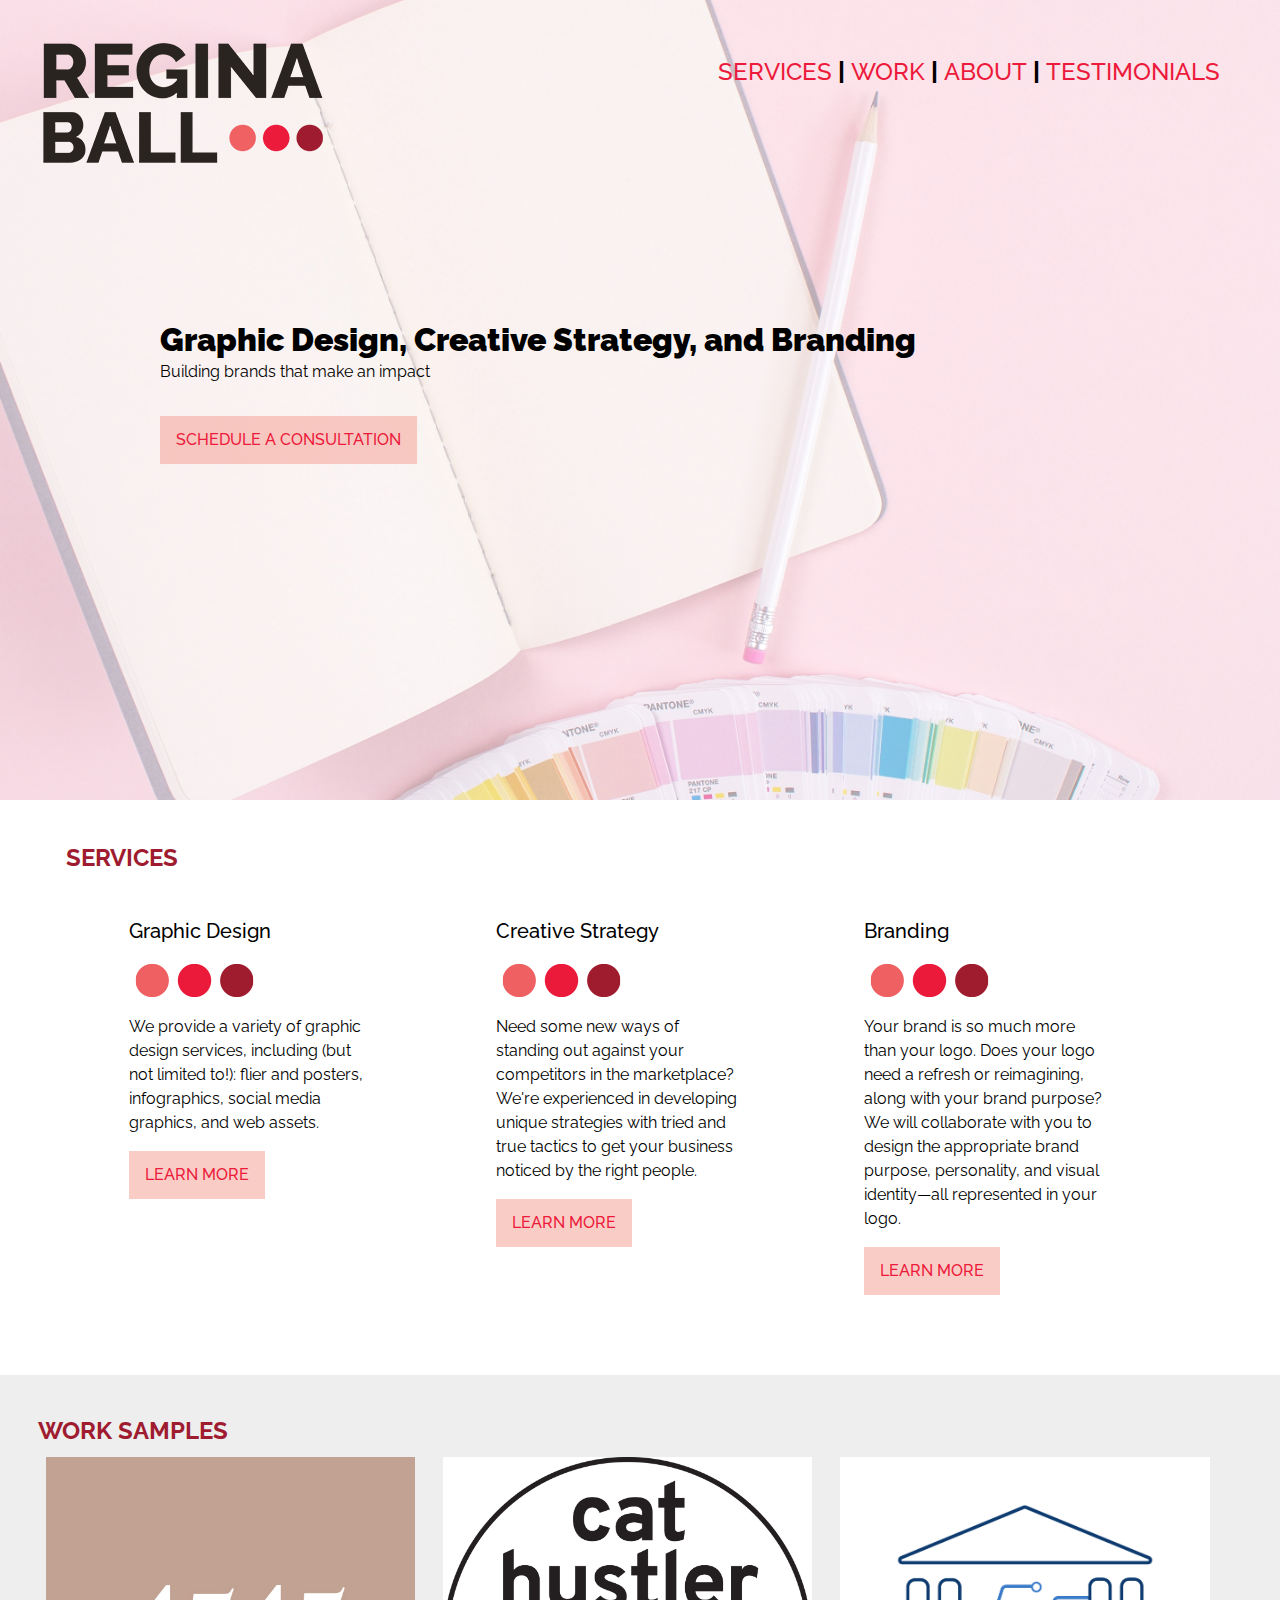
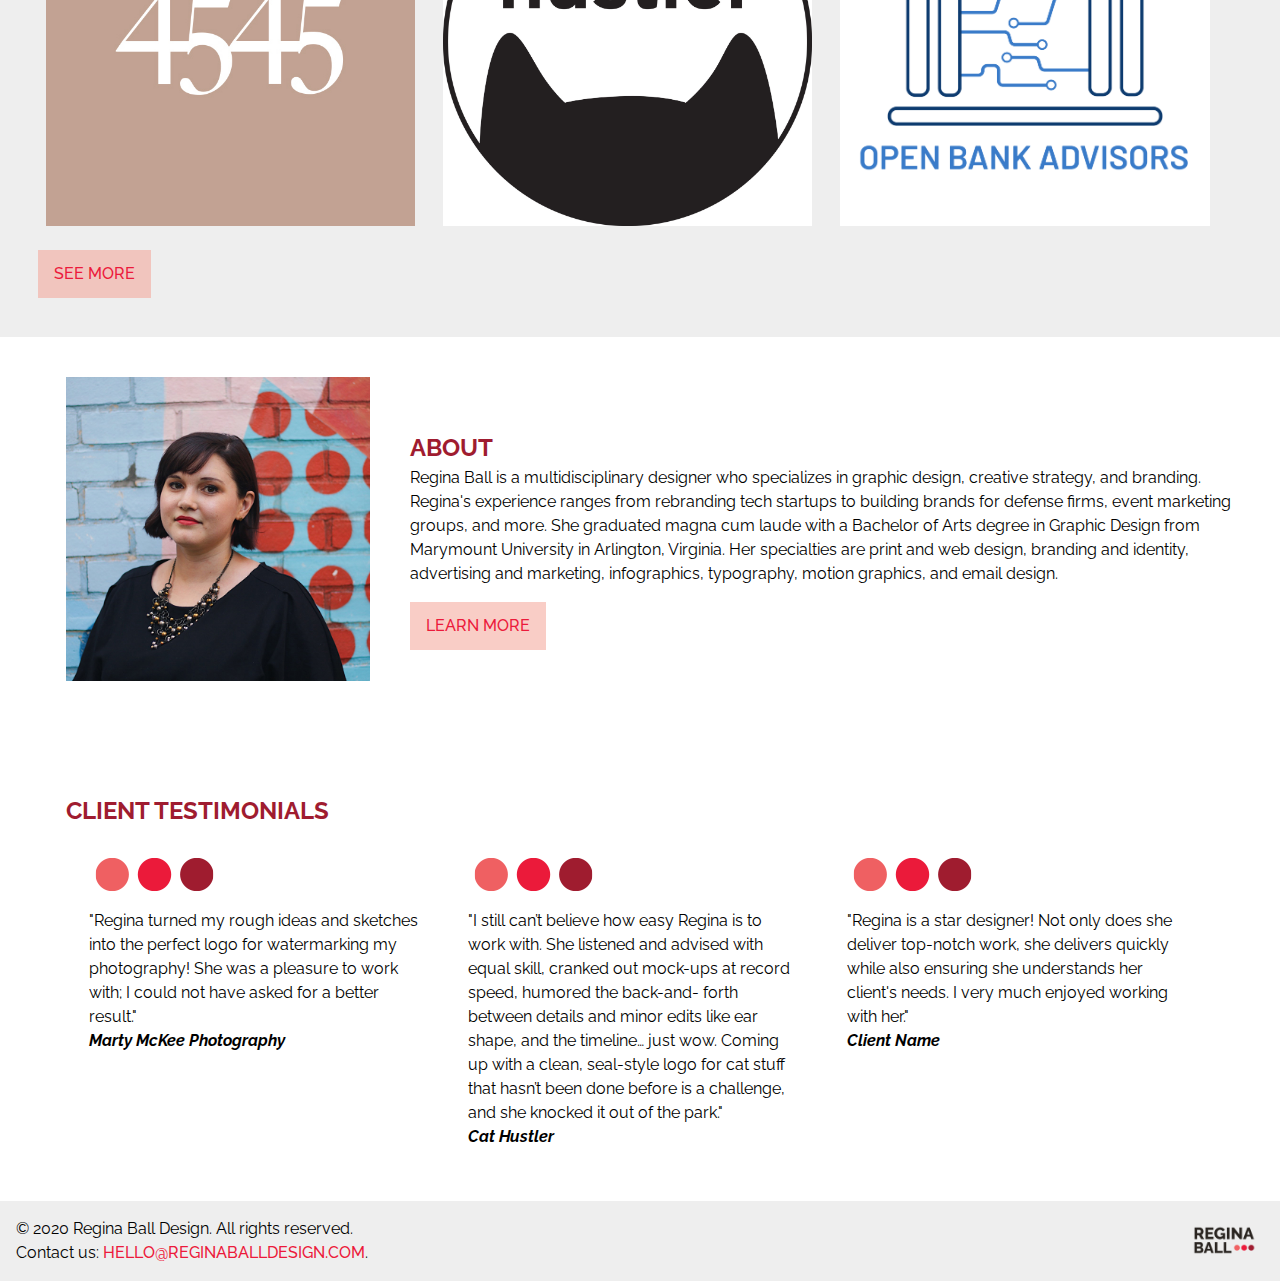
<file: unit_9/index.html>
<!DOCTYPE html>
<html>
<head>
	<title>Regina Ball Design</title>
	<link rel="stylesheet" type="text/css" href="css/style.css">
	<meta name=“viewport” content=“width=device-width, initialscale=1”>
</head>
<body>
	<header>
		<img id="logo" src="images/logo-web.png" alt="regina ball design" title="logo">
		<nav> 
			<a href="index.html#services">SERVICES</a> |
			<a href="index.html#work">WORK</a> | 
			<a href="index.html#about">ABOUT</a> |
			<a href="index.html#testimonials">TESTIMONIALS</a>
		</nav>
	</header>
	<div class="clearfix" id="intro">
		<h1>Graphic Design, Creative Strategy, and Branding</h1>
		<p id="slogan">Building brands that make an impact</p>
		<a href="contact.html" class="main-cta">Schedule a Consultation</a>
	</div>
	<section class="clearfix" id="services">
		<h2>Services</h2>
		<section class="design">
			<h3>Graphic Design</h3>
			<img src="images/brand-circles.png" alt="three colored circles" title="graphic design" class="service-img">
			<p>We provide a variety of graphic design services, including (but not limited to!): flier and posters, infographics, social media graphics, and web assets.</p>
			<a href="#" class="cta">Learn More</a>
		</section>
		<section class="strategy">
			<h3>Creative Strategy</h3>
			<img src="images/brand-circles.png" alt="three colored circles" title="creative strategy" class="service-img">
			<p>Need some new ways of standing out against your competitors in the marketplace? We're experienced in developing unique strategies with tried and true tactics to get your business noticed by the right people.</p>
			<a href="#" class="cta">Learn More</a>
		</section>
		<section class="branding">
			<h3>Branding</h3>
			<img src="images/brand-circles.png" alt="three colored circles" title="branding" class="service-img">
			<p>Your brand is so much more than your logo. Does your logo need a refresh or reimagining, along with your brand purpose? We will collaborate with you to design the appropriate brand purpose, personality, and visual identity—all represented in your logo.</p>
			<a href="#" class="cta">Learn More</a>
		</section>
	</section>
	<div class="clearfix" id="worksamples">
		<h2>Work Samples</h2>
		<img src="images/4545-architecture.jpg" alt="work sample" title="work sample" class="image-large">
		<!-- <div class="image-small"> -->
		<!-- <img src="images/placeholder-greige.jpg" alt="work sample" title="work sample"> -->
		<!-- <img src="images/placeholder-greige.jpg" alt="work sample" title="work sample"> -->
		<!-- </div> -->
		<img src="images/cathustler-logo.jpg" alt="work sample" title="work sample" class="image-large">
		<!-- <div class="image-small"> -->
		<!-- <img src="images/placeholder-greige.jpg" alt="work sample" title="work sample"> -->
		<!-- <img src="images/placeholder-greige.jpg" alt="work sample" title="work sample"> -->
		<!-- </div> -->
		<img src="images/oba-logo.jpg" alt="work sample" title="work sample" class="image-large">
		<a class="cta" href="#portfolio">See More</a>
	</div>
	<section class="clearfix" id="about">
		<img src="images/headshot.jpg" alt="headshot" title="headshot" class="headshot">
		<div class="bio">
		<h2>About</h2>
		<p>Regina Ball is a multidisciplinary designer who specializes in graphic design, creative strategy, and branding. Regina's experience ranges from rebranding tech startups to building brands for defense firms, event marketing groups, and more. She graduated magna cum laude with a Bachelor of Arts degree in Graphic Design from Marymount University in Arlington, Virginia.
Her specialties are print and web design, branding and identity, advertising and marketing, infographics, typography, motion graphics, and email design. </p>
		<a href="#about" class="cta">Learn more</a></div>
	</section>
	<section class="clearfix" id="testimonials">
		<h2>Client Testimonials</h2>
		<blockquote class="testimonial-quote">
			<img src="images/brand-circles.png" alt="client logo" title="client name" class="client-logo">
			<p>"Regina turned my rough ideas and sketches into the perfect logo for watermarking my photography!  She was a pleasure to work with; I could not have asked for a better result."</p>
			<cite>Marty McKee Photography</cite>
		</blockquote>
		<blockquote class="testimonial-quote">
			<img src="images/brand-circles.png" alt="client logo" title="client name" class="client-logo">
			<p>"I still can’t believe how easy Regina is to work with. She listened and advised with equal skill, cranked out mock-ups at record speed, humored the back-and- forth between details and minor edits like ear shape, and the timeline… just wow. Coming up with a clean, seal-style logo for cat stuff that hasn’t been done before is a challenge, and she knocked it out of the park."</p>
			<cite>Cat Hustler</cite>
		</blockquote>
		<blockquote class="testimonial-quote">
			<img src="images/brand-circles.png" alt="client logo" title="client name" class="client-logo">
			<p>"Regina is a star designer! Not only does she deliver top-notch work, she delivers quickly while also ensuring she understands her client's needs. I very much enjoyed working with her."</p>
			<cite>Client Name</cite>
		</blockquote>
	</section>
	<footer class="clearfix">
		<img src="images/logo-web.png" title="logo" alt="regina ball design" id="footer-logo">
		<p>&copy; 2020 Regina Ball Design. All rights reserved. <br>Contact us: <a href="mailto:hello@reginaballdesign.com" target="blank">hello@reginaballdesign.com</a>.</p>
	</footer>
</body>
</html>
</file>
<file: unit_1/css/style.css>
body {

	background-color: #EEEEEE;
}

h1, p {
	color: #ec1a3b;
}
</file>
<file: unit_4/css/style.css>
@import url('https://fonts.googleapis.com/css2?family=Raleway:wght@100;200;300;400;500;600;700;800;900&display=swap');

body, p {
	font-family: Raleway, sans-serif;
	font-weight: 400;
	font-size: 1em;
	line-height: 1.25em;
}

h1 {
	font-family: Raleway, sans-serif;
	font-weight: 900;
	font-size: 2em;
	line-height: 2em;
}

h2 {
	font-family: Raleway, sans-serif;
	font-weight: 700;
	font-size: 1.5em;
	line-height: 1.5em;
	text-transform: uppercase;
	color: #9f1c30;
}

h3 {
	font-family: Raleway, sans-serif;
	font-weight: 500;
	font-size: 1.25em;
	line-height: 1.5em;
}

a {
	font-family: Raleway, sans-serif;
	font-weight: 500;
	font-size: 1em;
	line-height: 1.25em;
	color: #ec1a3b;
}
</file>
<file: unit_5/css/style.css>
@import url('https://fonts.googleapis.com/css2?family=Raleway:wght@100;200;300;400;500;600;700;800;900&display=swap');

* {
	margin: 0;
	padding: 0;
}

body {
	font-family: Raleway, sans-serif;
	font-weight: 400;
	font-size: 1em;
	line-height: 1.25;
}

h1 {
	font-family: Raleway, sans-serif;
	font-weight: 900;
	font-size: 2em;
	line-height: 1.25;
}

h2 {
	font-family: Raleway, sans-serif;
	font-weight: 700;
	font-size: 1.5em;
	line-height: 1.5;
	text-transform: uppercase;
	color: #9f1c30;
}

h3 {
	font-family: Raleway, sans-serif;
	font-weight: 500;
	font-size: 1.25em;
	line-height: 1.5;
}

a {
	font-family: Raleway, sans-serif;
	font-weight: 500;
	font-size: 1em;
	line-height: 1.25;
	color: #ec1a3b;
}

header {
	background: #FFED74;
}

nav {
	background: #E8C66A;
}

article {
	background: #E89C6C;
}

footer {
	background: #FF957E;
	font-size: 1em;
}

section {
	background: #FFE2B8;
}
</file>
<file: unit_6/css/style.css>
@import url('https://fonts.googleapis.com/css2?family=Raleway:wght@100;200;300;400;500;600;700;800;900&display=swap');

* {
	margin: 0;
	padding: 0;
}

.clearfix:after {
	visibility: hidden;
	display: block;
	content:"";
	clear: both;
	height: 0;
	font-size: 0;
}

.clearfix {
	clear: both;
	display: block;
	overflow: auto;
}

#intro {
	padding: 10px;
	text-align: center;
	line-height: 1.5em;
	background: #eee;
}

body {
	font-family: Raleway, sans-serif;
	font-weight: 400;
	font-size: 1em;
	line-height: 1.25;
}

h1 {
	font-family: Raleway, sans-serif;
	font-weight: 900;
	font-size: 2em;
	line-height: 1.25;
}

h2 {
	font-family: Raleway, sans-serif;
	font-weight: 700;
	font-size: 1.5em;
	line-height: 1.5;
	text-transform: uppercase;
	color: #9f1c30;
}

h3 {
	font-family: Raleway, sans-serif;
	font-weight: 500;
	font-size: 1.25em;
	line-height: 1.5;
}

a {
	font-family: Raleway, sans-serif;
	font-weight: 500;
	font-size: 1em;
	line-height: 3;
	color: #ec1a3b;
	text-decoration: none;
	text-transform: uppercase;
}

a:hover {
	color: #9f1c30;
}

.button {
	width: 100px;
	background: rgba(243,156,141,0.5);
	padding: 5px;
}

header {
	background: #FFED74;
}

#logo {
	float: left;
	padding: 10px;
	display: inline-block;
}

nav {
	background: #eee;
	display: inline-block;
	padding: 20px;
	font-size: 1.5em;
	font-weight: 800;
	float: right;
	margin: 5px;
	text-align: center;
	height: 80px;
}

img {
	display: block;
	padding: 2px;
}

footer {
	background: #eee;
	font-size: 1em;
	padding: 20px;
}

section {
	padding: 10px;
}

#services {
	background: #FFF;
	padding: 10px;
}

.branding, .strategy, .design {
	float: left;
	margin: 0 2% 0% 2%;
	background: #fff;
	width: 25%;
}

#worksamples {
	padding: 10px;
	background: #eee;
	align-content: center;
}

.image-large {
	width: 20%;
	margin: 10px;
	padding: 10px;
	float: left;
}

.image-small {
	width: 12%;
	margin: 10px;
	padding: 10px;
	float: left;
}

.headshot {
	float: right;
	padding: 5px;
	margin: 5px;
}

#about {
	padding: 10px;
	background: #FFF;
}

.testimonial-quote {
	float: left;
	width: 28%;
	margin: 2%;
}

cite {
	line-height: 1.5;
	font-size: 1em;
	font-weight: 700;
}

.client-logo, .service-img {
	padding: 10px 10px 20px 0;
}

#footer-logo {
	float: right;
	width: 8%;
	margin: 2px;
	padding: 2px;
}
</file>
<file: unit_7/css/style.css>
@import url('https://fonts.googleapis.com/css2?family=Raleway:wght@100;200;300;400;500;600;700;800;900&display=swap');

* {
	margin: 0;
	padding: 0;
	box-sizing: border-box;
}

.clearfix:after {
	visibility: hidden;
	display: block;
	content:"";
	clear: both;
	height: 0;
	font-size: 0;
}

#intro {
	padding: 20em 10em 10em 10em;
	line-height: 1.5;
	background: #eee;
}

body {
	font-family: Raleway, sans-serif;
	font-weight: 400;
	font-size: 1em;
	line-height: 1.25;
}

h1 {
	font-family: Raleway, sans-serif;
	font-weight: 900;
	font-size: 2em;
	line-height: 1.25;
}

h2 {
	font-family: Raleway, sans-serif;
	font-weight: 700;
	font-size: 1.5em;
	line-height: 1.5;
	text-transform: uppercase;
	color: #9f1c30;
}

h3 {
	font-family: Raleway, sans-serif;
	font-weight: 500;
	font-size: 1.25em;
	line-height: 1.5;
}

a {
	font-family: Raleway, sans-serif;
	font-weight: 500;
	font-size: 1em;
	line-height: 6;
	color: #ec1a3b;
	text-decoration: none;
	text-transform: uppercase;
}

a:hover {
	color: #9f1c30;
}

.button {
	width: 200px;
	background: rgba(243,156,141,0.5);
	padding: 20px;
	margin-top: 10em;
	margin: 2px;
}

header {
	background: #FFED74;
}

#logo {
	float: left;
	padding: 10px;
	display: inline-block;
}

nav {
	background: #eee;
	display: inline-block;
	padding: 10px;
	font-size: 1.5em;
	line-height: 1;
	font-weight: 800;
	float: right;
	margin: 1em;
	text-align: center;
}

img {
	display: block;
	padding: 2px;
}

footer {
	background: #eee;
	font-size: 1em;
	width: 100%;
	padding: 10px;
}

section {
	padding: 20px;
}

#services {
	background: #FFF;
}

.branding, .strategy, .design {
	float: left;
	margin: 0 2% 0% 2%;
	background: #fff;
	width: 28%;
}

#worksamples {
	/*margin: 20px;*/
	background: #eee;
	align-content: center;
}

.image-large {
	width: 22%;
	float: left;
	margin-right: 1%;
}

.image-small {
	width: 14.5%;
	float: left;
}

.headshot {
	float: right;
	padding: 5px;
	margin: 5px;
}

#about {
	padding: 20px;
	background: #FFF;
}

.testimonial-quote {
	float: left;
	display: block;
	width: 31%;
	margin: 1% 2% 1% auto;
}

cite {
	line-height: 1.5;
	font-size: 1em;
	font-weight: 700;
}

.client-logo, .service-img {
	padding: 10px 10px 20px 0;
}

#footer-logo {
	float: right;
	width: 10%;
}
</file>
<file: unit_8/css/style.css>
@import url('https://fonts.googleapis.com/css2?family=Raleway:wght@100;200;300;400;500;600;700;800;900&display=swap');

* {
	margin: 0;
	padding: 0;
	box-sizing: border-box;
}

.clearfix:after {
	visibility: hidden;
	display: block;
	content:"";
	clear: both;
	height: 0;
	font-size: 0;
}

#intro {
	padding: 20em 10em 10em 10em;
	line-height: 1.5;
	background: #eee;
}

body {
	font-family: Raleway, sans-serif;
	font-weight: 400;
	font-size: 1em;
	line-height: 1.5;
}

h1 {
	font-family: Raleway, sans-serif;
	font-weight: 900;
	font-size: 2em;
	line-height: 1.25;
}

h2 {
	font-family: Raleway, sans-serif;
	font-weight: 700;
	font-size: 1.5em;
	line-height: 1.5;
	text-transform: uppercase;
	color: #9f1c30;
}

h3 {
	font-family: Raleway, sans-serif;
	font-weight: 500;
	font-size: 1.25em;
	line-height: 1.5;
}

a {
	font-family: Raleway, sans-serif;
	font-weight: 500;
	font-size: 1em;
	line-height: 6;
	color: #ec1a3b;
	text-decoration: none;
	text-transform: uppercase;
}

a:hover {
	color: #9f1c30;
}

.button {
	width: 200px;
	background: rgba(243,156,141,0.5);
	padding: 20px;
	margin-top: 10em;
	margin: 2px;
}

header {
	background: #eeeeee;
}

#logo {
	float: left;
	padding: 10px;
	display: inline-block;
}

nav {
	background: #eee;
	display: inline-block;
	padding: 10px;
	font-size: 1.5em;
	line-height: 1;
	font-weight: 800;
	float: right;
	margin: 1em;
	text-align: center;
}

img {
	display: block;
	padding: 2px;
}

footer {
	background: #eee;
	font-size: 1em;
	width: 100%;
	padding: 10px;
}

section {
	padding: 20px;
	margin: 0 2% 0 2%;
}

#services {
	background: #FFF;
}

.branding, .strategy, .design {
	float: left;
	margin: 0 2% 0% 2%;
	background: #fff;
	width: 28%;
}

#worksamples {
	background: #eee;
	align-content: center;
	padding: 3%;
}

.image-large {
	width: 22%;
	float: left;
	margin-right: 1%;
}

.image-small {
	width: 14.5%;
	float: left;
}

.headshot {
	float: right;
	padding: 5px;
	margin: 5px;
}

#about {
	padding: 20px;
	background: #FFF;
	margin: 0 2% 0 2%;
}

.testimonial-quote {
	float: left;
	display: block;
	width: 29%;
	margin: 1% 2%;
}

cite {
	line-height: 1.5;
	font-size: 1em;
	font-weight: 700;
}

.client-logo, .service-img {
	padding: 10px 10px 20px 0;
}

#footer-logo {
	float: right;
	width: 5em;
}

@media only screen and (max-width: 885px) {
	a {
		line-height: 5;
		font-weight: 600;
	}
	nav {
		float: none;
		width: auto;
		margin: auto;
	}
	image, .headshot {
		float: none;
		margin: auto;
		width: auto;
	}
	#intro {
		padding: 1em 1em 1em 1em;
	}
	#services, .branding, .strategy, .design, #about {
		float: none;
		margin: auto;
		width: auto;
	}
	section {
		padding: 1em;
	}
	#worksamples, .image-large {
		float: none;
		margin: auto;
		width: auto;
	}
	.image-small {
		display: none;
	}
	.testimonial-quote, footer {
		float: none;
		margin: auto;
		width: auto;
	}
	#footer-logo {
		float: none;
		width: 5em;
		margin: auto;
	}
	h1 {
		margin-top: 1em;
	}
}

@media only screen and (max-width: 835px) {
	h1 {
		margin-top: 0;
	}
	a {
		line-height: 4;
	}
	.button {
		padding: 10px;
	}
}
@media only screen and (max-width: 517px) and (min-width: 320px) {
	a {
		font-weight: 700;
		line-height: 1.75;
		font-size: 1em;
	}
	.button {
		font-weight: 700;
		padding: 5px;
		font-size: 1.25em;
	}
	body {
		font-size: 1.25em;
		line-height: 1.75;
	}
	#worksamples, .service-img, .headshot, .client-logo {
		display: none;
	}
	.testimonial-quote {
		margin-top: 1.5em;
	}
	section, .design, .branding, .strategy {
		margin: auto;
	}
	#about {
		background: #eeeeee;
	}
	#slogan {
		margin: 2% 0;
	}
	nav {
		float: none;
		padding: 1em;
	}
	#logo {
		float: none;
		width: auto;
		margin: auto;
	}
}
</file>
<file: unit_9/css/style.css>
@import url('https://fonts.googleapis.com/css2?family=Raleway:wght@100;200;300;400;500;600;700;800;900&display=swap');

* {
	margin: 0;
	padding: 0;
	box-sizing: border-box;
}

.clearfix:after {
	visibility: hidden;
	display: block;
	content:"";
	clear: both;
	height: 0;
	font-size: 0;
}

#intro {
	padding: 20em 10em 10em 10em;
	line-height: 1.5;
	background-image: url("background-2.jpg");
	background-repeat: no-repeat;
	height: 800px;
	background-position: center;
	background-color: #eee;
	background-size: cover;
}

body {
	font-family: Raleway, sans-serif;
	font-weight: 400;
	font-size: 1em;
	line-height: 1.5;
}

h1 {
	font-family: Raleway, sans-serif;
	font-weight: 900;
	font-size: 2em;
	line-height: 1.25;
}

h2 {
	font-family: Raleway, sans-serif;
	font-weight: 700;
	font-size: 1.5em;
	line-height: 1.5;
	text-transform: uppercase;
	color: #9f1c30;
}

h3 {
	font-family: Raleway, sans-serif;
	font-weight: 500;
	font-size: 1.25em;
	line-height: 1.5;
}

a {
	font-family: Raleway, sans-serif;
	font-weight: 500;
	font-size: 1em;
	line-height: 1;
	color: #ec1a3b;
	text-decoration: none;
	text-transform: uppercase;
}

a:hover {
	color: #9f1c30;
}

.main-cta {
	width: auto;
	background: rgba(243,156,141,0.5);
	padding: 1em;
	margin-top: 2em;
	display: inline-block;
}
.cta {
	width: initial;
	background: rgba(243,156,141,0.5);
	padding: 1em;
	margin-top: 1em;
	/*margin: 2px;*/
	display: inline-block;
}

header {
	background: #eeeeee;
}

#logo {
	float: left;
	padding: 2em;
	display: inline-block;
}

nav {
	/*background: #eee;*/
	display: inline-block;
	padding: 2em;
	font-size: 1.5em;
	line-height: 1;
	font-weight: 800;
	float: right;
	margin: .5em;
	text-align: center;
}

img {
	display: block;
	padding: .5em;
}

footer {
	background: #eee;
	font-size: 1em;
	width: 100%;
	padding: 1em;
}

section {
	padding: 2.5em;
	margin: 0 2% 0 2%;
}

#services {
	background: #FFF;
}

.branding, .strategy, .design {
	float: left;
	margin: 0 2% 0% 2%;
	background: #fff;
	width: 28%;
}

#worksamples {
	background: #eee;
	align-content: center;
	padding: 3%;
}

.image-large {
	width: 32%;
	float: left;
	margin-right: 1%;
}

/*.image-small {*/
	/*width: 14.5%;*/
	/*float: left;*/
/*}*/

.headshot {
	float: left;;
	display: inline-block;
	width: 30em;
}

#about {
	padding: 2em;
	background: #FFF;
	margin: 0 2% 0 2%;
	position: relative;
	z-index: 1;
}

#testimonials {
	display: inline-block;
	margin-top: 2em;
}

.testimonial-quote {
	float: left;
	display: block;
	width: 29%;
	margin: 1% 2%;
}

cite {
	line-height: 1.5;
	font-size: 1em;
	font-weight: 700;
}

.client-logo, .service-img {
	padding: 1em .5em 1em 0;
}

#footer-logo {
	float: right;
	width: 5em;
}

.bio {
	padding: 1em;
	position: absolute;
	z-index: 0;
	left: 30%;
	top: 20%;
	background: #FFFFFF;
}

@media only screen and (max-width: 1289px) {
	.headshot {
		width: 20em;
	}
}

@media only screen and (max-width: 1005px) {
	nav {
		float: none;
		margin: auto;
		padding: 1em;
	}
	#intro {
		padding: 10em;
	}
}

@media only screen and (max-width: 885px) {
	a {
		line-height: 2;
		font-weight: 600;
	}
	nav {
		float: none;
		width: auto;
		margin: auto 1em;
		padding: .5em;
	}
	div.bio {
		position: initial;
	}
	img.headshot {
		max-width: 30em;
	}
	image, .headshot {
		float: none;
		margin: auto;
		width: auto;
	}
	.bio {
		float: none;
		margin: auto;
		width: auto;
	}
	#intro {

		display: inline-block;
	}
	#services, .branding, .strategy, .design, #about {
		float: none;
		margin: auto;
		width: auto;
	}
	section {
		padding: 1em;
	}
	#worksamples, .image-large {
		float: none;
		margin: auto;
		width: 100%;
	}
	.image-large {
		width: 90%;
	}
	.image-small {
		display: none;
	}
	.testimonial-quote, footer {
		float: none;
		margin: auto;
		width: auto;
	}
	#footer-logo {
		float: none;
		width: 5em;
		margin: auto;
	}
	#testimonials {
		margin-top: auto;
	}
	.cta {
		padding: .5em;
		width: 100%;
		text-align: center;
	}
}
@media only screen and (max-width: 517px) and (min-width: 320px) {
	a {
		font-weight: 700;
		line-height: 1.75;
		font-size: 1em;
	}
	.cta {
		font-weight: 700;
		padding: .5em;
		font-size: 1.25em;
	}
	body {
		font-size: 1.25em;
		line-height: 1.75;
	}
	#worksamples, .service-img, .headshot, .client-logo {
		display: none;
	}
	.testimonial-quote {
		margin-top: 1.5em;
	}
	section, .design, .branding, .strategy {
		margin: auto;
	}
	#about {
		background: #eeeeee;
	}
	#slogan {
		margin: 2% 0;
	}
	nav {
		float: none;
		padding: .5em;
	}
	#logo {
		float: none;
		width: auto;
		margin: auto;
	}
	h2 {
		padding: 0;
	}
}
</file>
